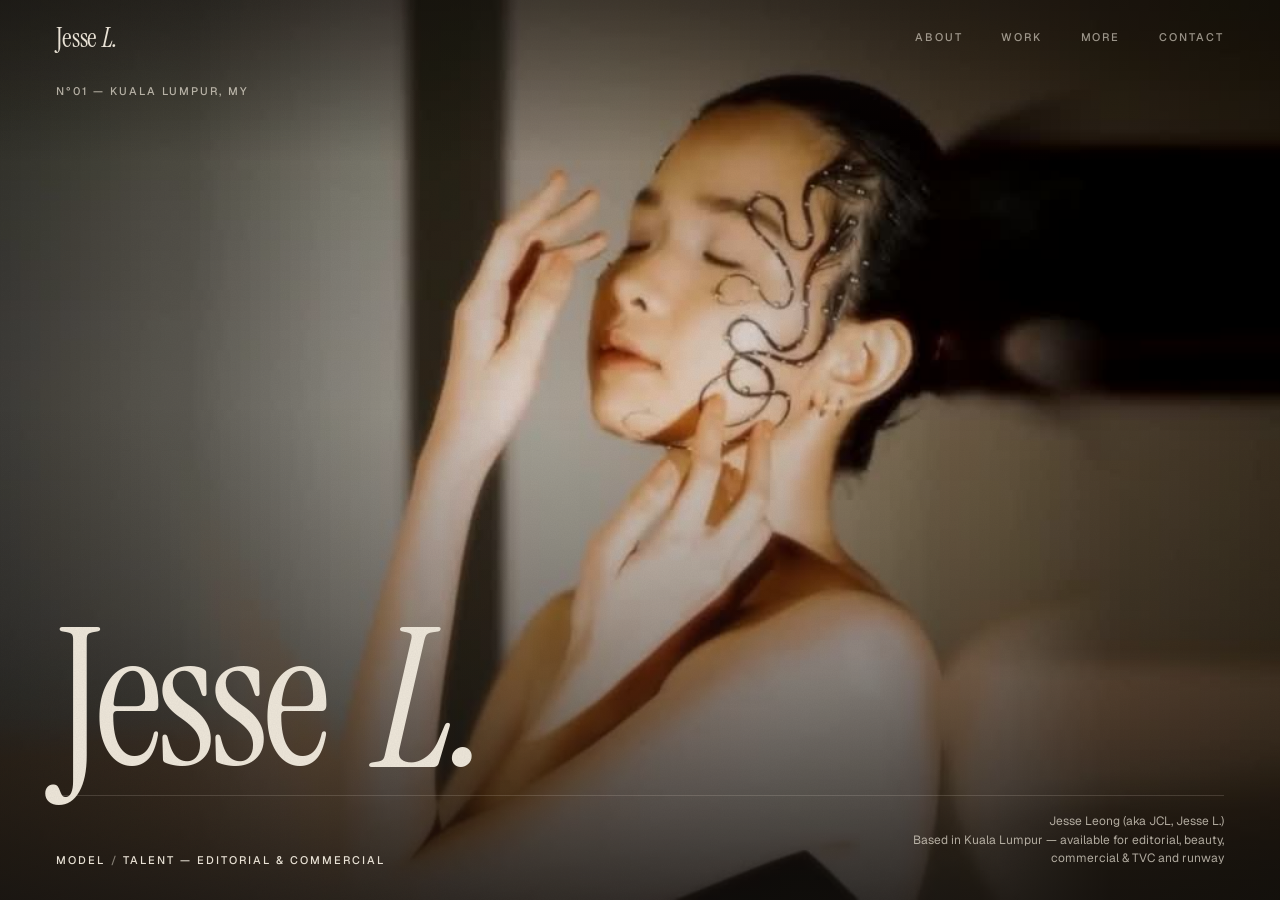
<file: index.html>
<!DOCTYPE html>
<html lang="en">
<head>
<meta charset="UTF-8">
<meta name="viewport" content="width=device-width, initial-scale=1.0, viewport-fit=cover">
<title>Jesse L — Model / Talent</title>
<meta property="og:type" content="website">
<meta property="og:site_name" content="Jesse L">
<meta property="og:title" content="Jesse L — Model / Talent">
<meta property="og:description" content="Jesse L — model and talent based in Kuala Lumpur, Malaysia. Editorial, commercial and beauty.">
<meta property="og:url" content="https://jesseleong.com/">
<meta property="og:image" content="https://jesseleong.com/og-image.jpg">
<meta property="og:image:secure_url" content="https://jesseleong.com/og-image.jpg">
<meta property="og:image:type" content="image/jpeg">
<meta property="og:image:alt" content="Jesse L — motion portrait">
<meta property="og:image:width" content="1200">
<meta property="og:image:height" content="630">
<meta name="twitter:card" content="summary_large_image">
<meta name="description" content="Jesse L — model and talent based in Kuala Lumpur, Malaysia. Editorial, commercial and beauty.">
<meta name="theme-color" content="#12100e">
<script>document.documentElement.className='js';</script>
<link rel="preconnect" href="https://fonts.googleapis.com">
<link rel="preconnect" href="https://fonts.gstatic.com" crossorigin>
<link href="https://fonts.googleapis.com/css2?family=Geist:wght@300..600&family=Geist+Mono:wght@400;500&family=Instrument+Serif:ital@0;1&display=swap" rel="stylesheet">
<link rel="stylesheet" href="site.css">
</head>
<body class="home on-night">

<header class="site-header">
  <a class="logo" href="index.html" aria-label="Jesse L — home">Jesse <em>L.</em></a>
  <nav class="site-nav">
    <a href="about.html">About</a>
    <a href="work.html">Work</a>
    <a href="more.html">More</a>
    <a href="contact.html">Contact</a>
  </nav>
</header>

<main class="hero" aria-label="Jesse L">
  <figure class="hero-film">
    <video muted loop playsinline autoplay preload="auto" disablepictureinpicture disableremoteplayback aria-label="Jesse L — motion portrait"
      data-src-tall="hero.mp4" data-src-wide="hero-wide.mp4"
      data-poster-tall="[data-uri]"
      data-poster-wide="[data-uri]"></video>
    <canvas class="hero-anim" hidden aria-hidden="true" data-frames-tall="hero-frames/tall/" data-frames-wide="hero-frames/wide/" data-frame-count="104" data-fps="10">
  </figure>

  <p class="hero-eyebrow label" data-f="home.eyebrow">N°01 — KUALA LUMPUR, MY</p>

  <h1 class="hero-name"><span class="n1" data-f="home.nameLine1">Jesse</span> <em class="n2" data-f="home.nameLine2">L.</em></h1>

  <div class="hero-info">
    <p class="hero-role label"><span data-f="home.roleBefore">Model</span><i>/</i><span data-f="home.roleAfter">Talent — Editorial &amp; Commercial</span></p>
    <p class="hero-caption"><span data-f="home.captionLine1">Jesse Leong (aka JCL, Jesse L.)</span><br><span data-f="home.captionLine2">Based in Kuala Lumpur — available for editorial, beauty, commercial &amp; TVC and runway</span></p>
  </div>
</main>

<footer class="site-footer">
  <span data-f="site.footerCopyright">© Jesse L — Model / Talent</span>
  <span data-f="site.footerLocation">Kuala Lumpur, Malaysia</span>
</footer>

<script src="content.js"></script>
<script src="site.js"></script>
</body>
</html>
</file>
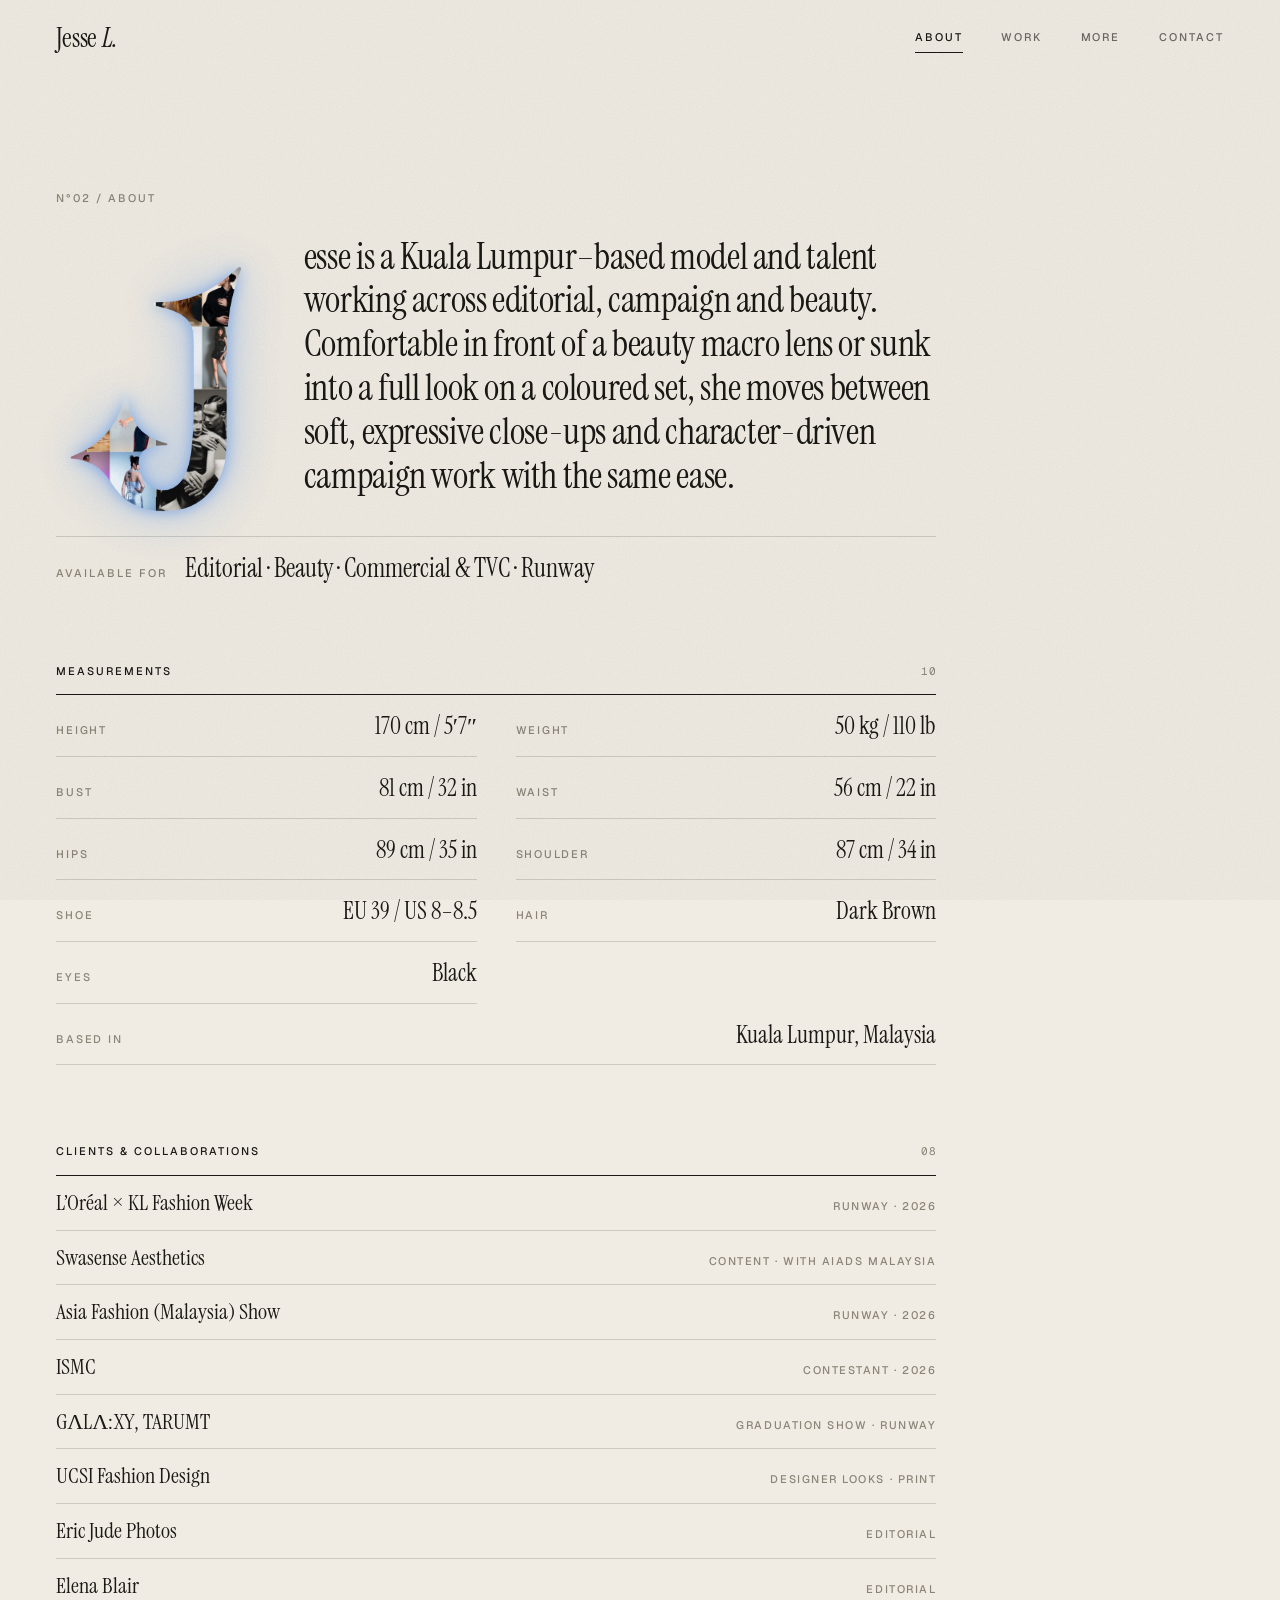
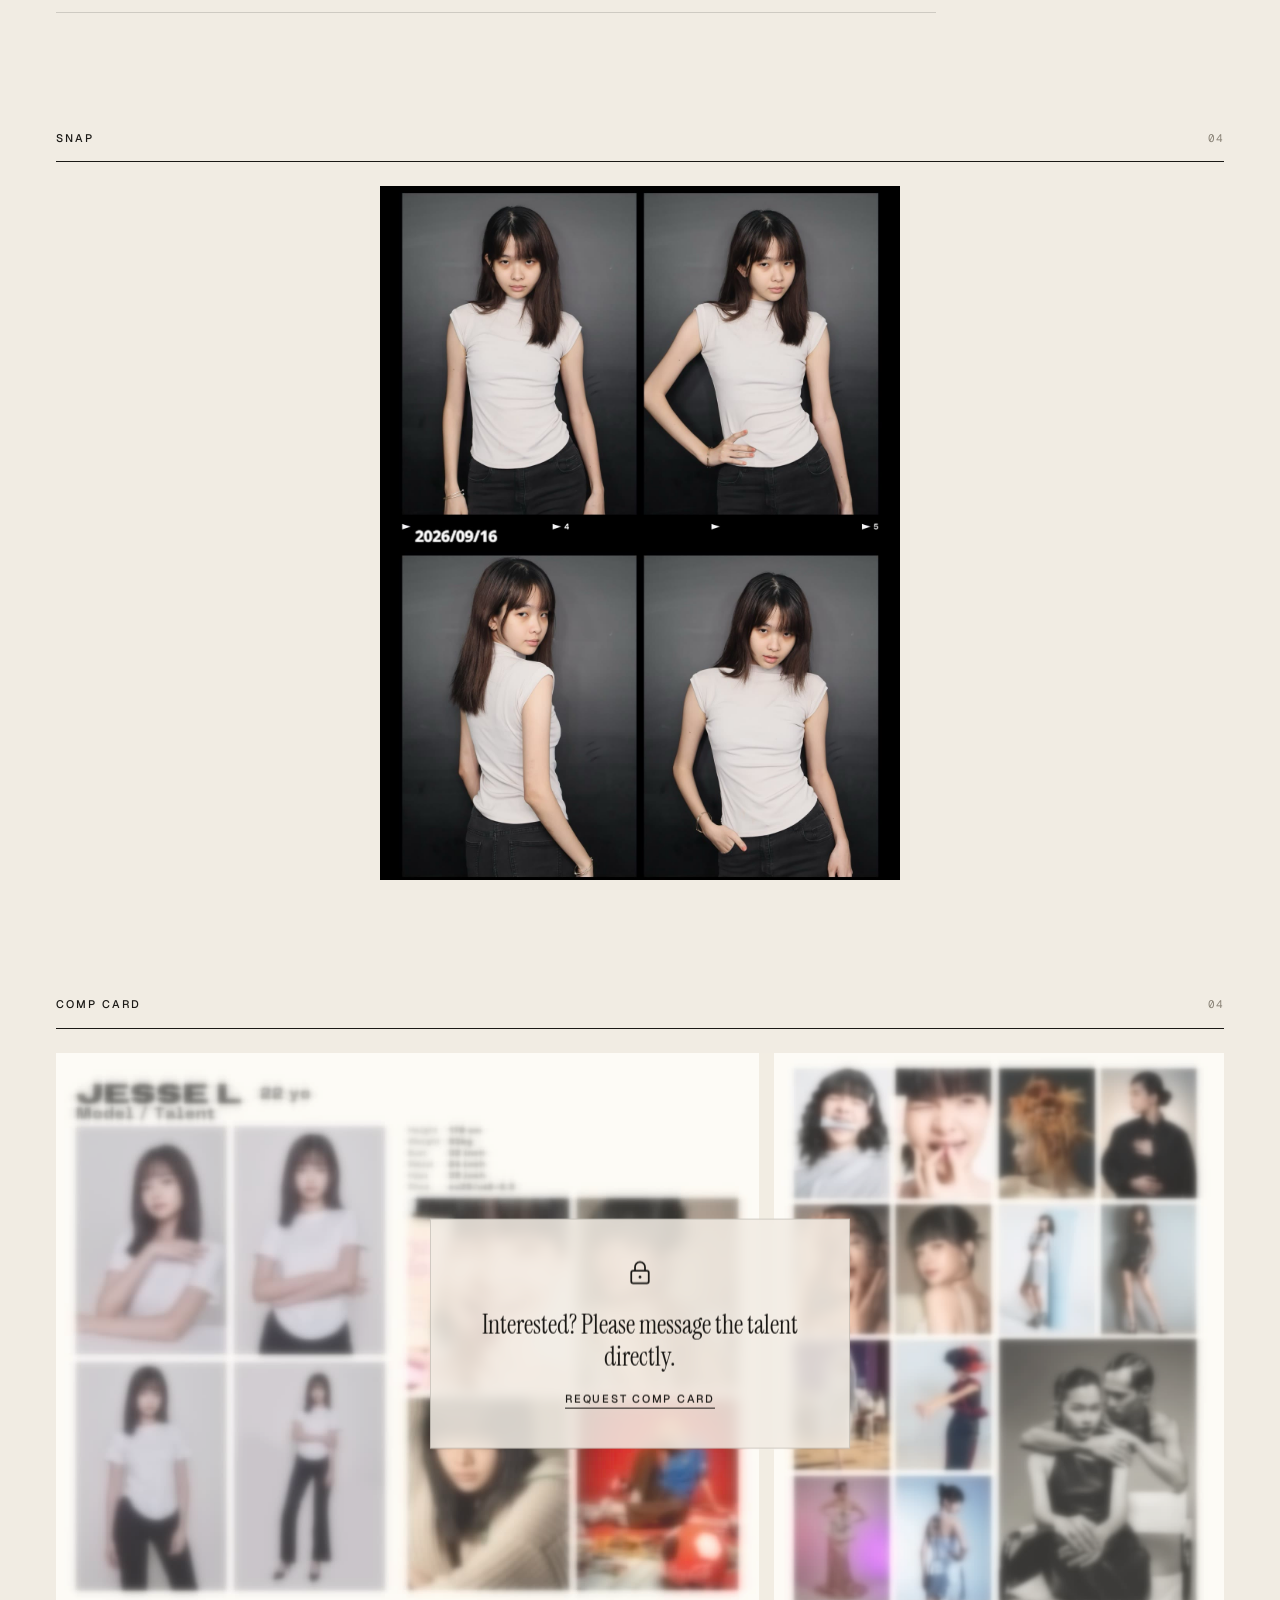
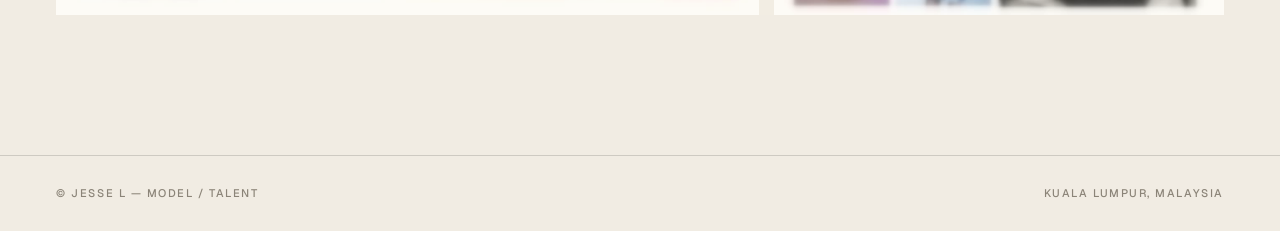
<file: about.html>
<!DOCTYPE html>
<html lang="en">
<head>
<meta charset="UTF-8">
<meta name="viewport" content="width=device-width, initial-scale=1.0, viewport-fit=cover">
<title>About — Jesse L</title>
<meta property="og:type" content="website">
<meta property="og:site_name" content="Jesse L">
<meta property="og:title" content="About — Jesse L">
<meta property="og:description" content="Jesse L — model and talent based in Kuala Lumpur, Malaysia. Editorial, commercial and beauty.">
<meta property="og:url" content="https://jesseleong.com/about.html">
<meta property="og:image" content="https://jesseleong.com/og-image.jpg">
<meta property="og:image:secure_url" content="https://jesseleong.com/og-image.jpg">
<meta property="og:image:type" content="image/jpeg">
<meta property="og:image:alt" content="Jesse L — motion portrait">
<meta property="og:image:width" content="1200">
<meta property="og:image:height" content="630">
<meta name="twitter:card" content="summary_large_image">
<meta name="description" content="Jesse L — model and talent based in Kuala Lumpur, Malaysia. Editorial, commercial and beauty.">
<meta name="theme-color" content="#f1ece3">
<script>document.documentElement.className='js';</script>
<link rel="preconnect" href="https://fonts.googleapis.com">
<link rel="preconnect" href="https://fonts.gstatic.com" crossorigin>
<link href="https://fonts.googleapis.com/css2?family=Geist:wght@300..600&family=Geist+Mono:wght@400;500&family=Instrument+Serif:ital@0;1&display=swap" rel="stylesheet">
<link rel="stylesheet" href="site.css">
</head>
<body class="about-page">

<header class="site-header">
  <a class="logo" href="index.html" aria-label="Jesse L — home">Jesse <em>L.</em></a>
  <nav class="site-nav">
    <a href="about.html" class="active">About</a>
    <a href="work.html">Work</a>
    <a href="more.html">More</a>
    <a href="contact.html">Contact</a>
  </nav>
</header>

<main class="page">
  <div class="about-grid">
    <div>
      <p class="label reveal" data-f="about.eyebrow" style="margin-bottom:28px">N°02 / About</p>
      <p class="about-lead reveal"><span class="drop-j"><span class="drop-j-letter">J</span></span><span data-f="about.bio1Rest">esse is a Kuala Lumpur–based model and talent working across editorial, campaign and beauty. Comfortable in front of a beauty macro lens or sunk into a full look on a coloured set, she moves between soft, expressive close-ups and character-driven campaign work with the same ease.</span></p>
      <p class="about-avail reveal"><span class="label" data-f="about.availLabel">Available for</span><span class="about-avail-v" data-f="about.avail">Editorial · Beauty · Commercial &amp; TVC · Runway</span></p>

      <div class="stats reveal">
        <div class="block-label"><span class="label" style="color:var(--ink)">Measurements</span><span class="num">10</span></div>
        <div class="stat-grid">
        <div class="stat"><span class="k">Height</span><span class="v" data-f="about.stats.0.value">170 cm / 5′7″</span></div>
        <div class="stat"><span class="k">Weight</span><span class="v" data-f="about.stats.1.value">50 kg / 110 lb</span></div>
        <div class="stat"><span class="k">Bust</span><span class="v" data-f="about.stats.2.value">81 cm / 32 in</span></div>
        <div class="stat"><span class="k">Waist</span><span class="v" data-f="about.stats.3.value">56 cm / 22 in</span></div>
        <div class="stat"><span class="k">Hips</span><span class="v" data-f="about.stats.4.value">89 cm / 35 in</span></div>
        <div class="stat"><span class="k">Shoulder</span><span class="v" data-f="about.stats.5.value">87 cm / 34 in</span></div>
        <div class="stat"><span class="k">Shoe</span><span class="v" data-f="about.stats.6.value">EU 39 / US 8–8.5</span></div>
        <div class="stat"><span class="k">Hair</span><span class="v" data-f="about.stats.7.value">Dark Brown</span></div>
        <div class="stat"><span class="k">Eyes</span><span class="v" data-f="about.stats.8.value">Black</span></div>
        <div class="stat wide"><span class="k">Based in</span><span class="v" data-f="about.stats.9.value">Kuala Lumpur, Malaysia</span></div>
        </div>
      </div>

      <div class="clients reveal">
        <div class="block-label"><span class="label" style="color:var(--ink)" data-f="about.clientsLabel">Clients &amp; Collaborations</span><span class="num">08</span></div>
        <div class="client-list">
        <div class="client"><span class="client-name" data-f="about.clients.0.name">L’Oréal × KL Fashion Week</span><span class="client-note" data-f="about.clients.0.note">Runway · 2026</span></div>
        <div class="client"><span class="client-name" data-f="about.clients.1.name">Swasense Aesthetics</span><span class="client-note" data-f="about.clients.1.note">Content · with AIADS Malaysia</span></div>
        <div class="client"><span class="client-name" data-f="about.clients.2.name">Asia Fashion (Malaysia) Show</span><span class="client-note" data-f="about.clients.2.note">Runway · 2026</span></div>
        <div class="client"><span class="client-name" data-f="about.clients.3.name">ISMC</span><span class="client-note" data-f="about.clients.3.note">Contestant · 2026</span></div>
        <div class="client"><span class="client-name" data-f="about.clients.4.name">GΛLΛ:XY, TARUMT</span><span class="client-note" data-f="about.clients.4.note">Graduation show · Runway</span></div>
        <div class="client"><span class="client-name" data-f="about.clients.5.name">UCSI Fashion Design</span><span class="client-note" data-f="about.clients.5.note">Designer looks · Print</span></div>
        <div class="client"><span class="client-name" data-f="about.clients.6.name">Eric Jude Photos</span><span class="client-note" data-f="about.clients.6.note">Editorial</span></div>
        <div class="client"><span class="client-name" data-f="about.clients.7.name">Elena Blair</span><span class="client-note" data-f="about.clients.7.note">Editorial</span></div>
        </div>
      </div>
    </div>
  </div>

  <section class="snap reveal">
    <div class="block-label"><span class="label" style="color:var(--ink)" data-f="about.snapLabel">Snap</span><span class="num">04</span></div>
    <figure class="frame snap-frame"><img src="[data-uri]" alt="Snaps: four unretouched digitals in a white top and black jeans, 2026/09/16" width="1343" height="1790" decoding="async"></figure>
  </section>

  <section class="compcard reveal">
    <div class="block-label"><span class="label" style="color:var(--ink)">Comp Card</span><span class="num">04</span></div>
    <div class="comp-lock">
      <div class="comp-grid comp-grid--card" aria-hidden="true">
        <figure class="frame"><img src="[data-uri]" alt="Comp card, front (preview)" width="1350" height="1080" decoding="async"></figure>
        <figure class="frame"><img src="[data-uri]" alt="Comp card, back (preview)" width="1080" height="1350" decoding="async"></figure>
      </div>
      <div class="comp-lock-panel">
        <span class="comp-lock-icon"><svg viewBox="0 0 24 24" fill="none" stroke="currentColor" stroke-width="1.4" aria-hidden="true"><rect x="5" y="10.5" width="14" height="10" rx="1.5"/><path d="M8 10.5V7.5a4 4 0 0 1 8 0v3"/><circle cx="12" cy="15.5" r="1.1" fill="currentColor" stroke="none"/></svg></span>
        <p class="comp-lock-text" data-f="about.compLock.text">Interested? Please message the talent directly.</p>
        <a class="comp-lock-link" data-f="about.compLock.link" href="https://wa.me/60183963953?text=Hi%20Jesse%2C%20I%20came%20across%20your%20website%20and%20would%20like%20to%20request%20your%20comp%20card.%20Thank%20you%21" target="_blank" rel="noopener">Request comp card</a>
      </div>
    </div>
  </section>
</main>

<footer class="site-footer">
  <span data-f="site.footerCopyright">© Jesse L — Model / Talent</span>
  <span data-f="site.footerLocation">Kuala Lumpur, Malaysia</span>
</footer>

<script src="content.js"></script>
<script src="site.js"></script>
</body>
</html>
</file>
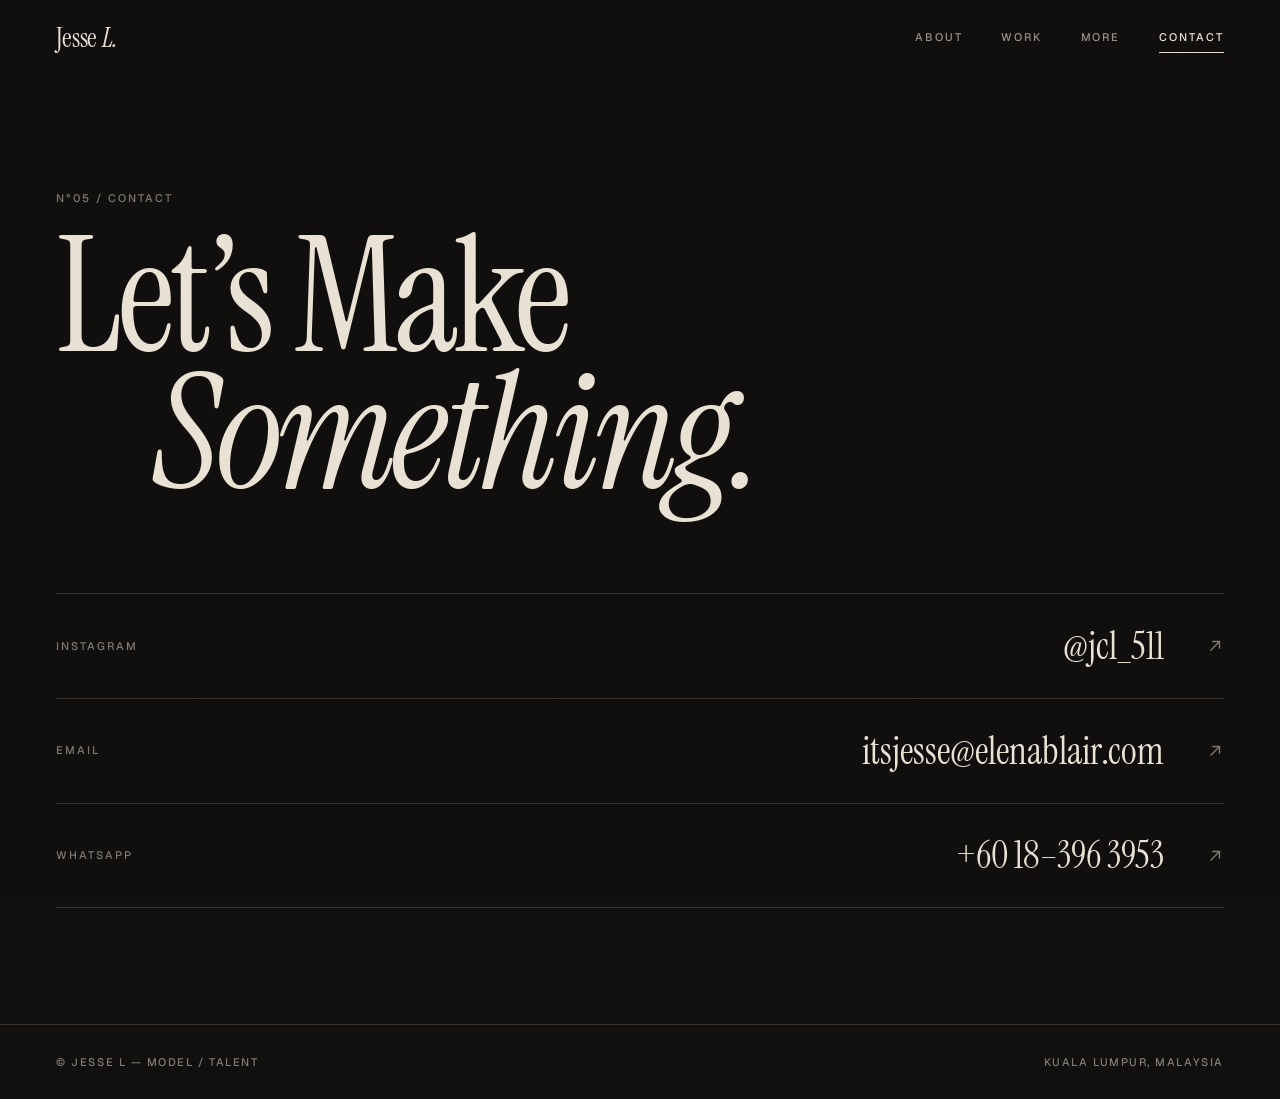
<file: contact.html>
<!DOCTYPE html>
<html lang="en">
<head>
<meta charset="UTF-8">
<meta name="viewport" content="width=device-width, initial-scale=1.0, viewport-fit=cover">
<title>Contact — Jesse L</title>
<meta property="og:type" content="website">
<meta property="og:site_name" content="Jesse L">
<meta property="og:title" content="Contact — Jesse L">
<meta property="og:description" content="Jesse L — model and talent based in Kuala Lumpur, Malaysia. Editorial, commercial and beauty.">
<meta property="og:url" content="https://jesseleong.com/contact.html">
<meta property="og:image" content="https://jesseleong.com/og-image.jpg">
<meta property="og:image:secure_url" content="https://jesseleong.com/og-image.jpg">
<meta property="og:image:type" content="image/jpeg">
<meta property="og:image:alt" content="Jesse L — motion portrait">
<meta property="og:image:width" content="1200">
<meta property="og:image:height" content="630">
<meta name="twitter:card" content="summary_large_image">
<meta name="description" content="Jesse L — model and talent based in Kuala Lumpur, Malaysia. Editorial, commercial and beauty.">
<meta name="theme-color" content="#12100e">
<script>document.documentElement.className='js';</script>
<link rel="preconnect" href="https://fonts.googleapis.com">
<link rel="preconnect" href="https://fonts.gstatic.com" crossorigin>
<link href="https://fonts.googleapis.com/css2?family=Geist:wght@300..600&family=Geist+Mono:wght@400;500&family=Instrument+Serif:ital@0;1&display=swap" rel="stylesheet">
<link rel="stylesheet" href="site.css">
</head>
<body class="contact-page on-night">

<header class="site-header">
  <a class="logo" href="index.html" aria-label="Jesse L — home">Jesse <em>L.</em></a>
  <nav class="site-nav">
    <a href="about.html">About</a>
    <a href="work.html">Work</a>
    <a href="more.html">More</a>
    <a href="contact.html" class="active">Contact</a>
  </nav>
</header>

<main class="contact">
  <div class="reveal">
    <p class="label" data-f="contact.eyebrow">N°05 / Contact</p>
    <h1 class="contact-title"><span data-f="contact.headingLine1">Let’s Make</span><em data-f="contact.headingLine2">Something.</em></h1>
  </div>
  <div class="contact-list reveal">
    <a class="contact-row" data-f-href="contact.links.0.href" href="https://www.instagram.com/jcl_511" target="_blank" rel="noopener">
      <span class="k label">Instagram</span>
      <span class="v" data-f="contact.links.0.value">@jcl_511</span>
      <svg class="arr" viewBox="0 0 16 16" fill="none" stroke="currentColor" stroke-width="1.2"><path d="M4 12L12 4M5.5 4H12v6.5"/></svg>
    </a>
    <a class="contact-row" data-f-href="contact.links.1.href" href="mailto:itsjesse@elenablair.com">
      <span class="k label">Email</span>
      <span class="v" data-f="contact.links.1.value">itsjesse@elenablair.com</span>
      <svg class="arr" viewBox="0 0 16 16" fill="none" stroke="currentColor" stroke-width="1.2"><path d="M4 12L12 4M5.5 4H12v6.5"/></svg>
    </a>
    <a class="contact-row" data-f-href="contact.links.2.href" href="https://wa.me/60183963953" target="_blank" rel="noopener">
      <span class="k label">WhatsApp</span>
      <span class="v" data-f="contact.links.2.value">+60 18–396 3953</span>
      <svg class="arr" viewBox="0 0 16 16" fill="none" stroke="currentColor" stroke-width="1.2"><path d="M4 12L12 4M5.5 4H12v6.5"/></svg>
    </a>
  </div>
</main>

<footer class="site-footer">
  <span data-f="site.footerCopyright">© Jesse L — Model / Talent</span>
  <span data-f="site.footerLocation">Kuala Lumpur, Malaysia</span>
</footer>

<script src="content.js"></script>
<script src="site.js"></script>
</body>
</html>
</file>
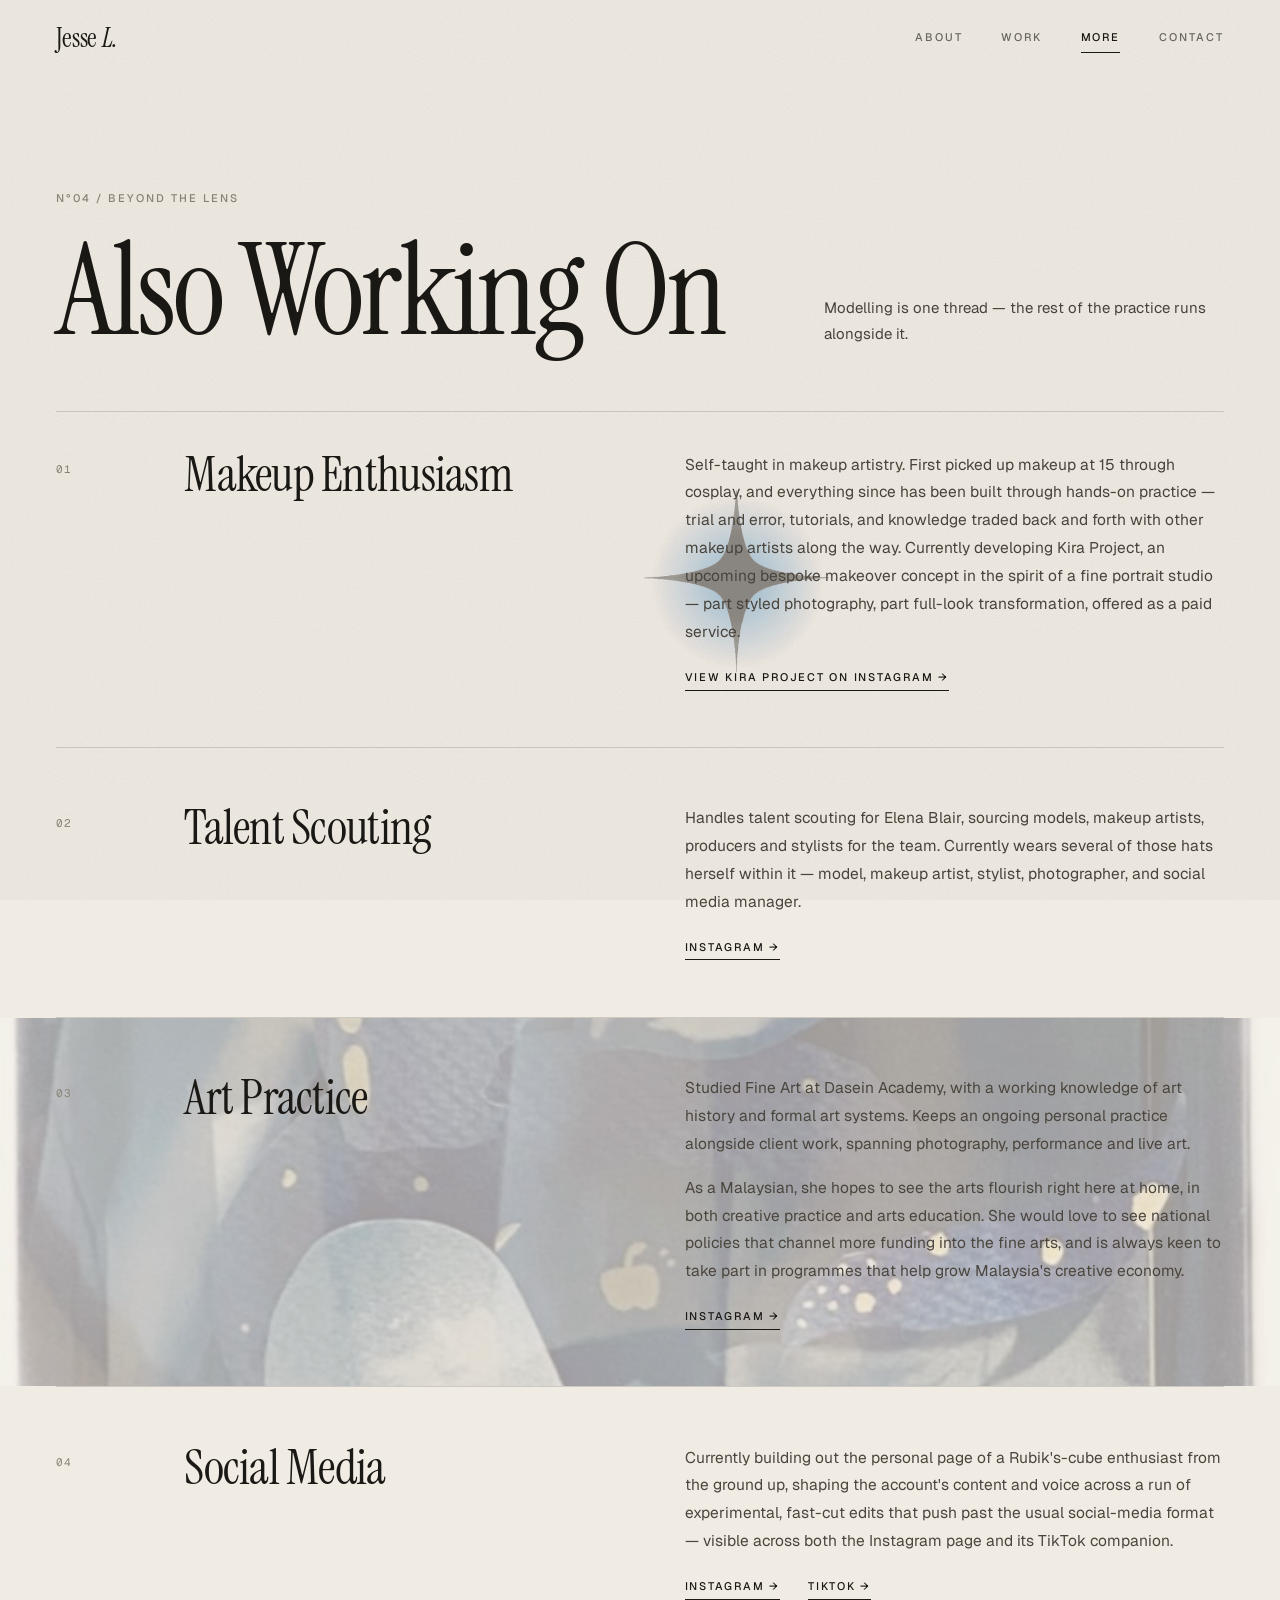
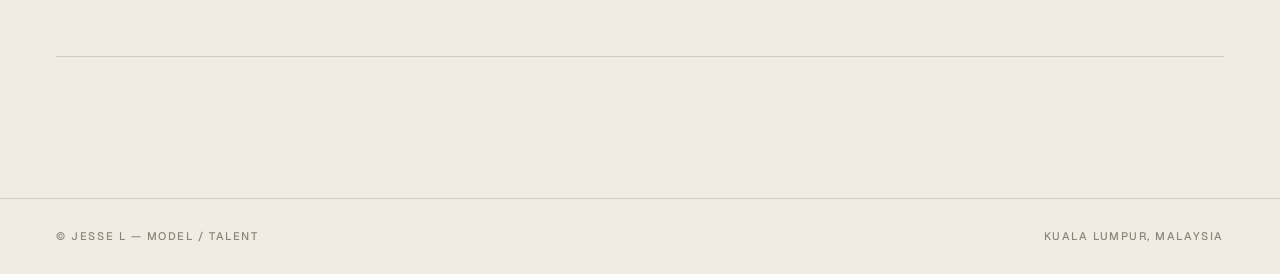
<file: more.html>
<!DOCTYPE html>
<html lang="en">
<head>
<meta charset="UTF-8">
<meta name="viewport" content="width=device-width, initial-scale=1.0, viewport-fit=cover">
<title>More — Jesse L</title>
<meta property="og:type" content="website">
<meta property="og:site_name" content="Jesse L">
<meta property="og:title" content="More — Jesse L">
<meta property="og:description" content="Jesse L — model and talent based in Kuala Lumpur, Malaysia. Editorial, commercial and beauty.">
<meta property="og:url" content="https://jesseleong.com/more.html">
<meta property="og:image" content="https://jesseleong.com/og-image.jpg">
<meta property="og:image:secure_url" content="https://jesseleong.com/og-image.jpg">
<meta property="og:image:type" content="image/jpeg">
<meta property="og:image:alt" content="Jesse L — motion portrait">
<meta property="og:image:width" content="1200">
<meta property="og:image:height" content="630">
<meta name="twitter:card" content="summary_large_image">
<meta name="description" content="Jesse L — model and talent based in Kuala Lumpur, Malaysia. Editorial, commercial and beauty.">
<meta name="theme-color" content="#f1ece3">
<script>document.documentElement.className='js';</script>
<link rel="preconnect" href="https://fonts.googleapis.com">
<link rel="preconnect" href="https://fonts.gstatic.com" crossorigin>
<link href="https://fonts.googleapis.com/css2?family=Geist:wght@300..600&family=Geist+Mono:wght@400;500&family=Instrument+Serif:ital@0;1&display=swap" rel="stylesheet">
<link rel="stylesheet" href="site.css">
</head>
<body class="more-page">

<header class="site-header">
  <a class="logo" href="index.html" aria-label="Jesse L — home">Jesse <em>L.</em></a>
  <nav class="site-nav">
    <a href="about.html">About</a>
    <a href="work.html">Work</a>
    <a href="more.html" class="active">More</a>
    <a href="contact.html">Contact</a>
  </nav>
</header>

<main class="page">
  <div class="page-head reveal">
    <p class="label" data-f="more.eyebrow">N°04 / Beyond the Lens</p>
    <h1 class="page-title" data-f="more.heading">Also Working On</h1>
    <p class="page-intro" data-f="more.intro">Modelling is one thread — the rest of the practice runs alongside it.</p>
  </div>
  <div class="more-list">
    <article class="more-item reveal has-bg bg-logo" style="--bg:url('[data-uri]')">
      <span class="num">01</span>
      <div class="more-main">
        <h2 class="more-title" data-f="more.items.0.title">Makeup Enthusiasm</h2>
      </div>
      <div class="more-body">
        <p data-f="more.items.0.text">Self-taught in makeup artistry. First picked up makeup at 15 through cosplay, and everything since has been built through hands-on practice — trial and error, tutorials, and knowledge traded back and forth with other makeup artists along the way. Currently developing Kira Project, an upcoming bespoke makeover concept in the spirit of a fine portrait studio — part styled photography, part full-look transformation, offered as a paid service.</p>
        <div class="more-links"><a class="text-link" data-f="more.items.0.link1Label" data-f-href="more.items.0.link1Href" href="https://www.instagram.com/kiraproject__?igsi=MXZpZHIyd3g4cTlpdA==" target="_blank" rel="noopener">View Kira Project on Instagram →</a><a class="text-link" data-f="more.items.0.link2Label" data-f-href="more.items.0.link2Href" href="" target="_blank" rel="noopener"></a></div>
      </div>
    </article>
    <article class="more-item reveal">
      <span class="num">02</span>
      <div class="more-main">
        <h2 class="more-title" data-f="more.items.1.title">Talent Scouting</h2>
      </div>
      <div class="more-body">
        <p data-f="more.items.1.text">Handles talent scouting for Elena Blair, sourcing models, makeup artists, producers and stylists for the team. Currently wears several of those hats herself within it — model, makeup artist, stylist, photographer, and social media manager.</p>
        <div class="more-links"><a class="text-link" data-f="more.items.1.link1Label" data-f-href="more.items.1.link1Href" href="https://www.instagram.com/elenablair.official" target="_blank" rel="noopener">Instagram →</a><a class="text-link" data-f="more.items.1.link2Label" data-f-href="more.items.1.link2Href" href="" target="_blank" rel="noopener"></a></div>
      </div>
    </article>
    <article class="more-item reveal has-bg" style="--bg:url('[data-uri]')">
      <span class="num">03</span>
      <div class="more-main">
        <h2 class="more-title" data-f="more.items.2.title">Art Practice</h2>
      </div>
      <div class="more-body">
        <p data-f="more.items.2.text">Studied Fine Art at Dasein Academy, with a working knowledge of art history and formal art systems. Keeps an ongoing personal practice alongside client work, spanning photography, performance and live art.</p>
        <p data-f="more.items.2.text2">As a Malaysian, she hopes to see the arts flourish right here at home, in both creative practice and arts education. She would love to see national policies that channel more funding into the fine arts, and is always keen to take part in programmes that help grow Malaysia's creative economy.</p>
        <div class="more-links"><a class="text-link" data-f="more.items.2.link1Label" data-f-href="more.items.2.link1Href" href="https://www.instagram.com/__jclcore" target="_blank" rel="noopener">Instagram →</a><a class="text-link" data-f="more.items.2.link2Label" data-f-href="more.items.2.link2Href" href="" target="_blank" rel="noopener"></a></div>
      </div>
    </article>
    <article class="more-item reveal">
      <span class="num">04</span>
      <div class="more-main">
        <h2 class="more-title" data-f="more.items.3.title">Social Media</h2>
      </div>
      <div class="more-body">
        <p data-f="more.items.3.text">Currently building out the personal page of a Rubik's-cube enthusiast from the ground up, shaping the account's content and voice across a run of experimental, fast-cut edits that push past the usual social-media format — visible across both the Instagram page and its TikTok companion.</p>
        <div class="more-links"><a class="text-link" data-f="more.items.3.link1Label" data-f-href="more.items.3.link1Href" href="https://www.instagram.com/cublism22" target="_blank" rel="noopener">Instagram →</a><a class="text-link" data-f="more.items.3.link2Label" data-f-href="more.items.3.link2Href" href="https://www.tiktok.com/@cublism22" target="_blank" rel="noopener">TikTok →</a></div>
      </div>
    </article>
  </div>
</main>

<footer class="site-footer">
  <span data-f="site.footerCopyright">© Jesse L — Model / Talent</span>
  <span data-f="site.footerLocation">Kuala Lumpur, Malaysia</span>
</footer>

<script src="content.js"></script>
<script src="site.js"></script>
</body>
</html>
</file>
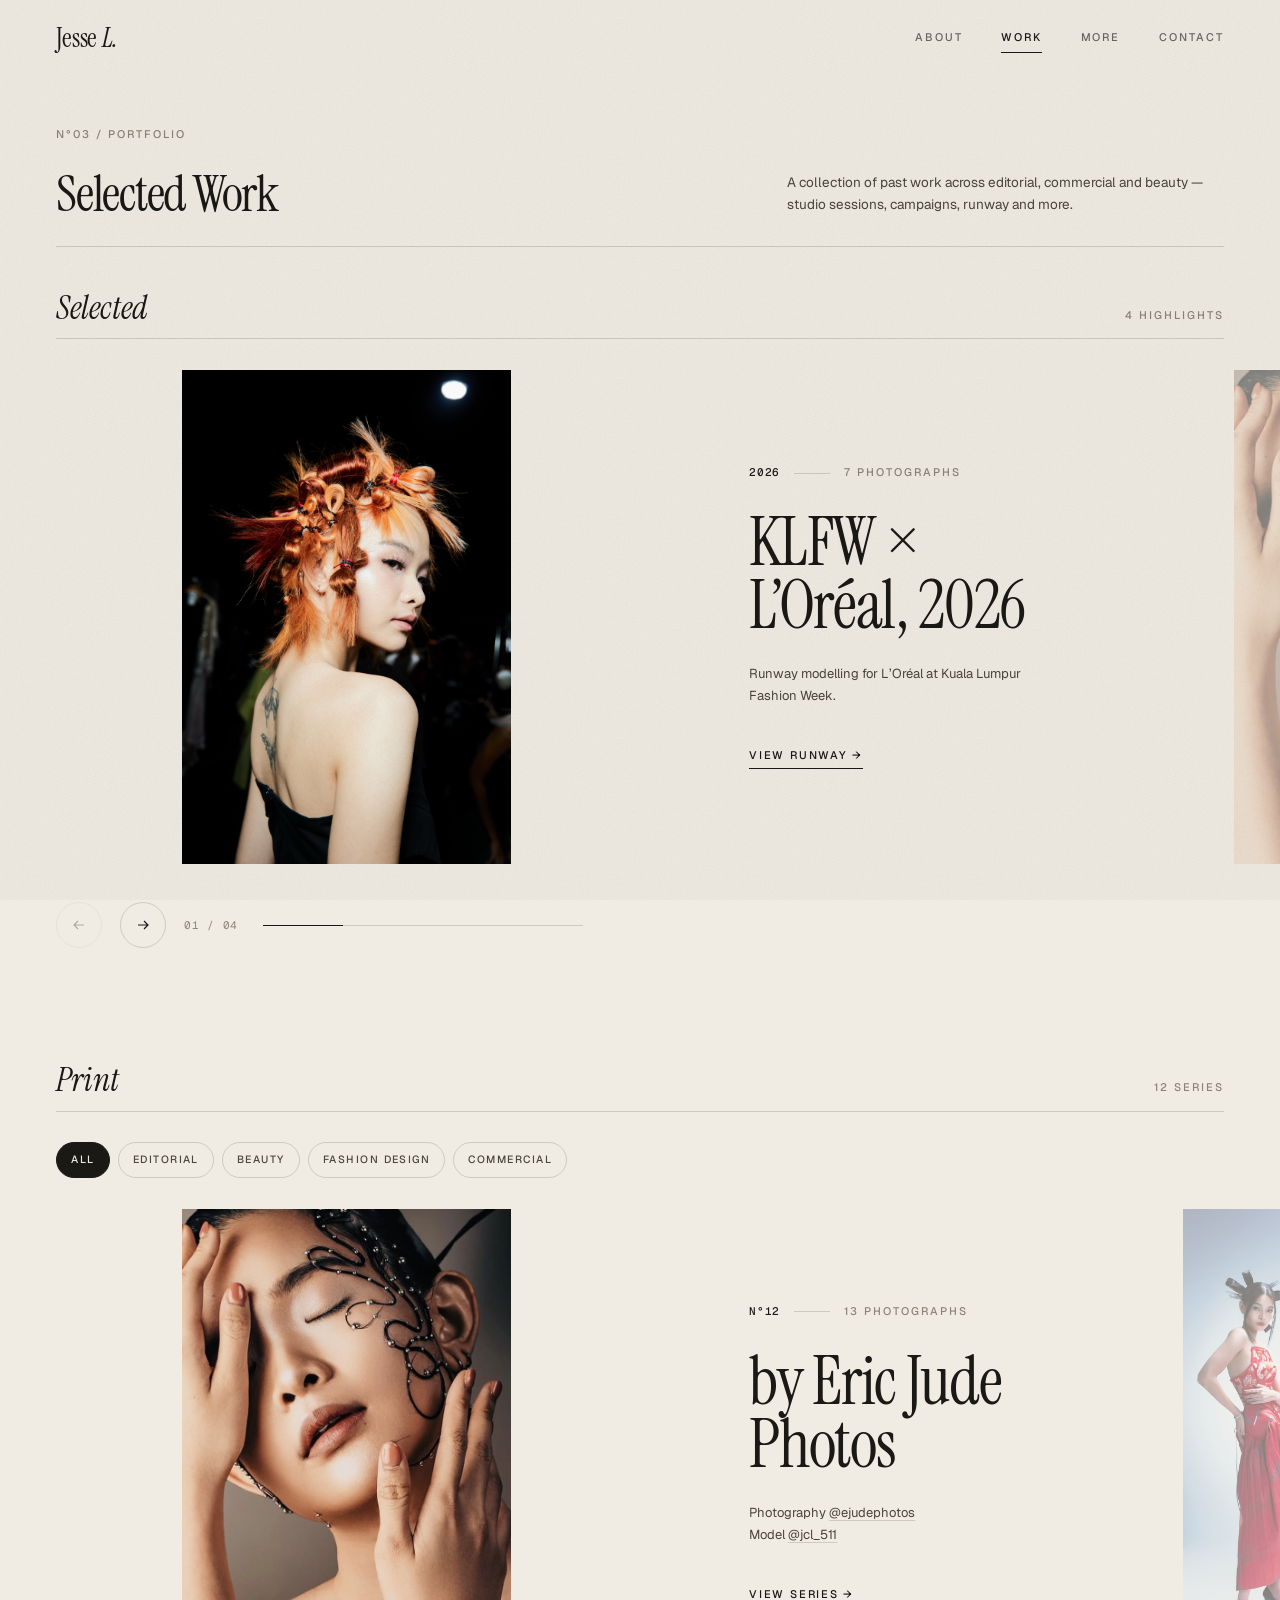
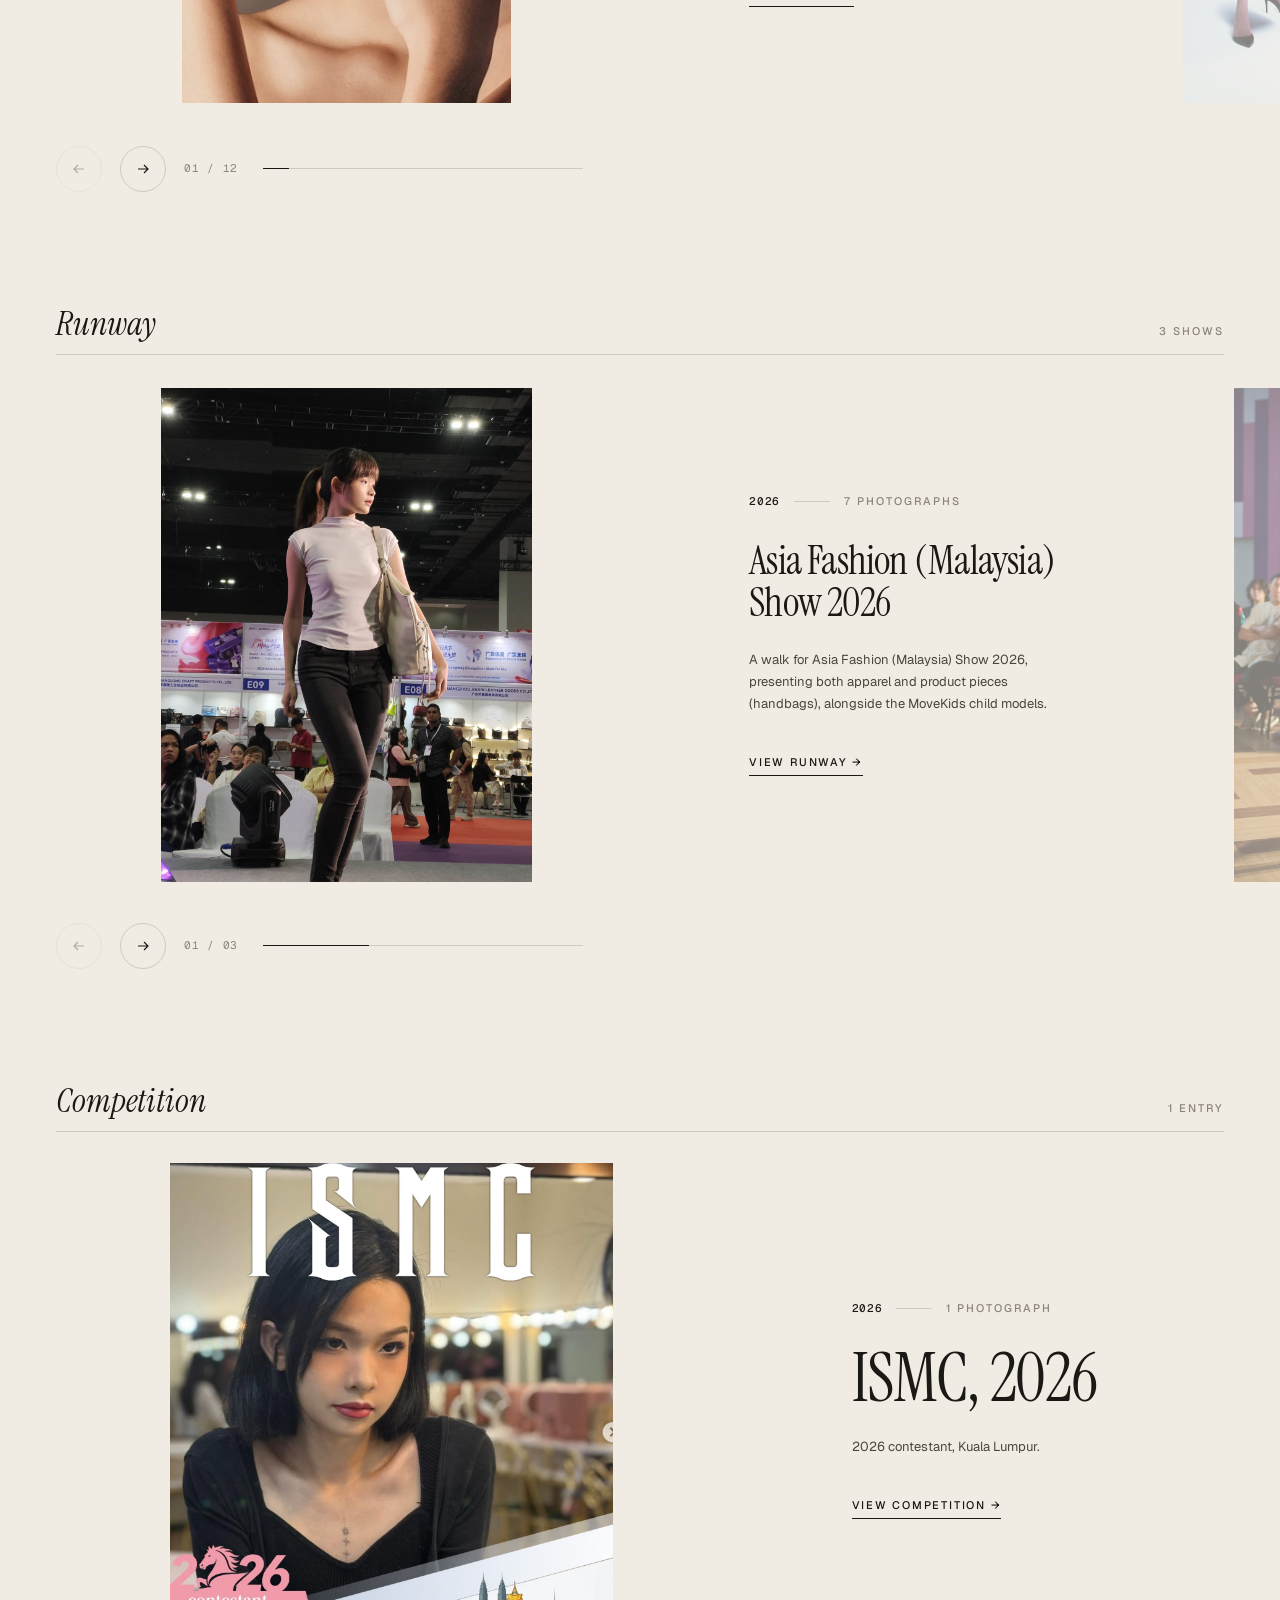
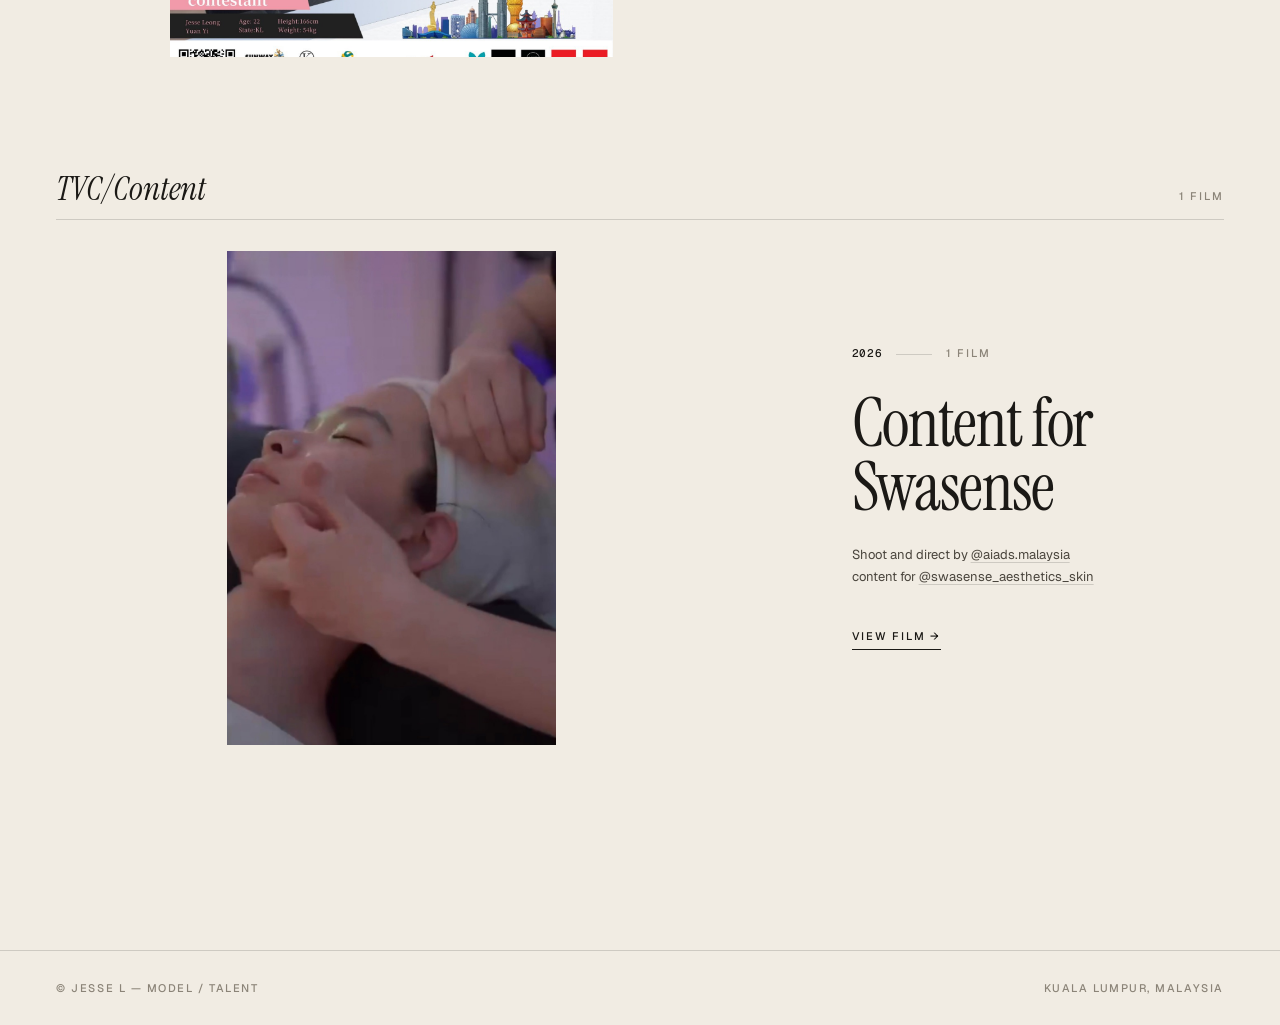
<file: work.html>
<!DOCTYPE html>
<html lang="en">
<head>
<meta charset="UTF-8">
<meta name="viewport" content="width=device-width, initial-scale=1.0, viewport-fit=cover">
<title>Work — Jesse L</title>
<meta property="og:type" content="website">
<meta property="og:site_name" content="Jesse L">
<meta property="og:title" content="Work — Jesse L">
<meta property="og:description" content="Jesse L — model and talent based in Kuala Lumpur, Malaysia. Editorial, commercial and beauty.">
<meta property="og:url" content="https://jesseleong.com/work.html">
<meta property="og:image" content="https://jesseleong.com/og-image.jpg">
<meta property="og:image:secure_url" content="https://jesseleong.com/og-image.jpg">
<meta property="og:image:type" content="image/jpeg">
<meta property="og:image:alt" content="Jesse L — motion portrait">
<meta property="og:image:width" content="1200">
<meta property="og:image:height" content="630">
<meta name="twitter:card" content="summary_large_image">
<meta name="description" content="Jesse L — model and talent based in Kuala Lumpur, Malaysia. Editorial, commercial and beauty.">
<meta name="theme-color" content="#f1ece3">
<script>document.documentElement.className='js';</script>
<link rel="preconnect" href="https://fonts.googleapis.com">
<link rel="preconnect" href="https://fonts.gstatic.com" crossorigin>
<link href="https://fonts.googleapis.com/css2?family=Geist:wght@300..600&family=Geist+Mono:wght@400;500&family=Instrument+Serif:ital@0;1&display=swap" rel="stylesheet">
<link rel="stylesheet" href="site.css">
</head>
<body class="work-page">

<header class="site-header">
  <a class="logo" href="index.html" aria-label="Jesse L — home">Jesse <em>L.</em></a>
  <nav class="site-nav">
    <a href="about.html">About</a>
    <a href="work.html" class="active">Work</a>
    <a href="more.html">More</a>
    <a href="contact.html">Contact</a>
  </nav>
</header>

<main class="page">
<div class="work-index">
  <div class="page-head reveal">
    <p class="label" data-f="work.eyebrow">N°03 / Portfolio</p>
    <h1 class="page-title" data-f="work.heading">Selected Work</h1>
    <p class="page-intro" data-f="work.intro">A collection of past work across editorial, commercial and beauty — studio sessions, campaigns, runway and more.</p>
  </div>

  <div class="group-head reveal"><h2 class="group-title">Selected</h2><span class="label">4 Highlights</span></div>
  <section class="covers covers--selected reveal" aria-label="Selected">
    <div class="cover-track">
        <article class="cover">
          <a class="cover-media" href="#klfw-loreal-2026" data-cover="klfw-loreal-2026" aria-label="View runway"></a>
          <div class="cover-text">
            <p class="label story-kicker"><span class="num">2026</span><span>7 Photographs</span></p>
            <h2 class="series-title" data-f="work.klfw.title">KLFW × L’Oréal, 2026</h2>
            <p class="series-credit" data-f="work.klfw.text">Runway modelling for L’Oréal at Kuala Lumpur Fashion Week.</p>
            <a class="text-link cover-link" href="#klfw-loreal-2026">View runway →</a>
          </div>
        </article>
        <article class="cover">
          <a class="cover-media" href="#eric-jude" data-cover="eric-jude" aria-label="View series"></a>
          <div class="cover-text">
            <p class="label story-kicker"><span class="num">N°12</span><span>13 Photographs</span></p>
            <h2 class="series-title" data-f="work.series.12.title">by Eric Jude Photos</h2>
            <p class="series-credit" data-f="work.series.12.desc">Photography @ejudephotos
Model @jcl_511</p>
            <a class="text-link cover-link" href="#eric-jude">View series →</a>
          </div>
        </article>
        <article class="cover">
          <a class="cover-media" href="#editorial" data-cover="editorial" aria-label="View series"></a>
          <div class="cover-text">
            <p class="label story-kicker"><span class="num">N°05</span><span>9 Photographs</span></p>
            <h2 class="series-title" data-f="work.series.3.title">Restraint</h2>
            <p class="series-credit" data-f="work.series.3.desc">Subject - @jcl_511
Hair &amp; Makeup - @katniss_makeover
Photo - @earlkiu</p>
            <a class="text-link cover-link" href="#editorial">View series →</a>
          </div>
        </article>
        <article class="cover">
          <a class="cover-media" href="#swasense" data-cover="swasense" aria-label="View film"></a>
          <div class="cover-text">
            <p class="label story-kicker"><span class="num">2026</span><span>1 Film</span></p>
            <h2 class="series-title" data-f="work.swasense.title">Content for Swasense</h2>
            <p class="series-credit" data-f="work.swasense.credits">Shoot and direct by @aiads.malaysia
content for @swasense_aesthetics_skin</p>
            <a class="text-link cover-link" href="#swasense">View film →</a>
          </div>
        </article>
    </div>
    <div class="cover-bar">
      <button class="flip-btn" data-cover-nav="prev" aria-label="Previous series"><svg viewBox="0 0 16 16" fill="none" stroke="currentColor" stroke-width="1.2"><path d="M13 8H3M7 4L3 8l4 4"/></svg></button>
      <button class="flip-btn" data-cover-nav="next" aria-label="Next series"><svg viewBox="0 0 16 16" fill="none" stroke="currentColor" stroke-width="1.2"><path d="M3 8h10M9 4l4 4-4 4"/></svg></button>
      <span class="cover-count num">01 / 04</span>
      <span class="cover-progress"><span></span></span>
    </div>
  </section>

  <div class="group-head reveal"><h2 class="group-title">Print</h2><span class="label">12 Series</span></div>
  <section class="covers reveal" aria-label="Print">
    <div class="cover-filter" role="group" aria-label="Show only"><button type="button" data-filter="all" aria-pressed="true">All</button><button type="button" data-filter="editorial" aria-pressed="false">Editorial</button><button type="button" data-filter="beauty" aria-pressed="false">Beauty</button><button type="button" data-filter="fashion" aria-pressed="false">Fashion Design</button><button type="button" data-filter="commercial" aria-pressed="false">Commercial</button></div>
    <div class="cover-track">
        <article class="cover" data-tags="editorial beauty">
          <a class="cover-media" href="#eric-jude" data-cover="eric-jude" aria-label="View series"></a>
          <div class="cover-text">
            <p class="label story-kicker"><span class="num">N°12</span><span>13 Photographs</span></p>
            <h2 class="series-title" data-f="work.series.12.title">by Eric Jude Photos</h2>
            <p class="series-credit" data-f="work.series.12.desc">Photography @ejudephotos
Model @jcl_511</p>
            <a class="text-link cover-link" href="#eric-jude">View series →</a>
          </div>
        </article>
        <article class="cover" data-tags="fashion">
          <a class="cover-media" href="#cora-berland" data-cover="cora-berland" aria-label="View series"></a>
          <div class="cover-text">
            <p class="label story-kicker"><span class="num">N°11</span><span>6 Photographs</span></p>
            <h2 class="series-title" data-f="work.series.11.title">Cora Berland - UCSI Student Design Piece</h2>
            <p class="series-credit" data-f="work.series.11.desc">Design by @cocobrld

Models: @xmkpsx (@hello.hijinks ), @fukbuayasuttama (@lscoutmodel ), @iblamerafael (@topboicitizen ), @jcl_511

MUA Team @leonisone0__ , @shiuanann_0520 , @janice_.xh (@janice__makeupartist ), @yin.mua_ , @008.082 , @jiexuan.0803 (@xuannn.makeup ), @amylea_wang from @backstageacademymsia

Photographer @herryyyyy17 , @ericnah_
At @herrystudio</p>
            <a class="text-link cover-link" href="#cora-berland">View series →</a>
          </div>
        </article>
        <article class="cover" data-tags="fashion">
          <a class="cover-media" href="#blossom" data-cover="blossom" aria-label="View series"></a>
          <div class="cover-text">
            <p class="label story-kicker"><span class="num">N°10</span><span>9 Photographs</span></p>
            <h2 class="series-title" data-f="work.series.10.title">Blossom by ET</h2>
            <p class="series-credit" data-f="work.series.10.desc">Designer @ethongggg_

Models @__wen_qian__ , @shirl3ynn , @jcl_511
MUA Team @leonisone0__ , @shiuanann_0520 , @janice_.xh (@janice__makeupartist ), @yin.mua_ , @008.082 , @jiexuan.0803 (@xuannn.makeup ), @amylea_wang from @backstageacademymsia
Photographer @ethongggg_
Studio @w.studioz</p>
            <a class="text-link cover-link" href="#blossom">View series →</a>
          </div>
        </article>
        <article class="cover" data-tags="fashion">
          <a class="cover-media" href="#wann-look" data-cover="wann-look" aria-label="View series"></a>
          <div class="cover-text">
            <p class="label story-kicker"><span class="num">N°09</span><span>7 Photographs</span></p>
            <h2 class="series-title" data-f="work.series.9.title">Wan Wen - UCSI Student Design Piece</h2>
            <p class="series-credit" data-f="work.series.9.desc">A look design by @_wann.official

MUA Team @leonisone0__ , @shiuanann_0520 , @janice_.xh (@janice__makeupartist ), @yin.mua_ , @008.082 , @jiexuan.0803 (@xuannn.makeup ), @amylea_wang from @backstageacademymsia

Photographer @herryyyyy17 , @ericnah_
At @herrystudio</p>
            <a class="text-link cover-link" href="#wann-look">View series →</a>
          </div>
        </article>
        <article class="cover" data-tags="editorial">
          <a class="cover-media" href="#inti-messy" data-cover="inti-messy" aria-label="View series"></a>
          <div class="cover-text">
            <p class="label story-kicker"><span class="num">N°08</span><span>4 Photographs</span></p>
            <h2 class="series-title" data-f="work.series.8.title">Inti-messy</h2>
            <p class="series-credit" data-f="work.series.8.desc">Photo by @earlkiu
Makeup by @khaidotgabe
Concept &amp; Style up by @earlkiu &amp; @jcl_511
Wardrobe by @jcl_511 &amp; H&amp;M</p>
            <a class="text-link cover-link" href="#inti-messy">View series →</a>
          </div>
        </article>
        <article class="cover" data-tags="editorial">
          <a class="cover-media" href="#feelings" data-cover="feelings" aria-label="View series"></a>
          <div class="cover-text">
            <p class="label story-kicker"><span class="num">N°07</span><span>11 Photographs</span></p>
            <h2 class="series-title" data-f="work.series.7.title">Feelings</h2>
            <p class="series-credit" data-f="work.series.7.desc">Knead your troubles gently into the breeze,
let music drift your feelings away.

Photo by @earlkiu
Makeup by @kh4irulllll , @khaidotgabe

By @elenablair.official</p>
            <a class="text-link cover-link" href="#feelings">View series →</a>
          </div>
        </article>
        <article class="cover" data-tags="editorial beauty">
          <a class="cover-media" href="#gabe-jesse" data-cover="gabe-jesse" aria-label="View series"></a>
          <div class="cover-text">
            <p class="label story-kicker"><span class="num">N°06</span><span>9 Photographs</span></p>
            <h2 class="series-title" data-f="work.series.6.title">Gabe &amp; Jesse 2026/08</h2>
            <p class="series-credit" data-f="work.series.6.desc">Talent - @jcl_511 @kh4irulllll
Make-up - @khaidotgabe
Style - @dauzzzh
Assist - @veecattra
Studio - @elenablair.official
Photo - @earlkiu</p>
            <a class="text-link cover-link" href="#gabe-jesse">View series →</a>
          </div>
        </article>
        <article class="cover" data-tags="editorial">
          <a class="cover-media" href="#editorial" data-cover="editorial" aria-label="View series"></a>
          <div class="cover-text">
            <p class="label story-kicker"><span class="num">N°05</span><span>9 Photographs</span></p>
            <h2 class="series-title" data-f="work.series.3.title">Restraint</h2>
            <p class="series-credit" data-f="work.series.3.desc">Subject - @jcl_511
Hair &amp; Makeup - @katniss_makeover
Photo - @earlkiu</p>
            <a class="text-link cover-link" href="#editorial">View series →</a>
          </div>
        </article>
        <article class="cover" data-tags="editorial">
          <a class="cover-media" href="#portraits" data-cover="portraits" aria-label="View series"></a>
          <div class="cover-text">
            <p class="label story-kicker"><span class="num">N°04</span><span>5 Photographs</span></p>
            <h2 class="series-title" data-f="work.series.2.title">by Kim Mun</h2>
            <p class="series-credit" data-f="work.series.2.desc">Photo by Kim Mun
Makeup by Kira Project
Wardrobe by KICG Models</p>
            <a class="text-link cover-link" href="#portraits">View series →</a>
          </div>
        </article>
        <article class="cover" data-tags="beauty">
          <a class="cover-media" href="#bridal-makeup" data-cover="bridal-makeup" aria-label="View series"></a>
          <div class="cover-text">
            <p class="label story-kicker"><span class="num">N°03</span><span>6 Photographs</span></p>
            <h2 class="series-title" data-f="work.series.4.title">Bridal Makeup</h2>
            <p class="series-credit" data-f="work.series.4.desc">by Csarelle Makeup Artist</p>
            <a class="text-link cover-link" href="#bridal-makeup">View series →</a>
          </div>
        </article>
        <article class="cover" data-tags="commercial beauty">
          <a class="cover-media" href="#product-shooting" data-cover="product-shooting" aria-label="View series"></a>
          <div class="cover-text">
            <p class="label story-kicker"><span class="num">N°02</span><span>14 Photographs</span></p>
            <h2 class="series-title" data-f="work.series.5.title">Commercial testshoot - Lipstick &amp; Sunscreen Product</h2>
            <p class="series-credit" data-f="work.series.5.desc">by Noisy Visual</p>
            <a class="text-link cover-link" href="#product-shooting">View series →</a>
          </div>
        </article>
        <article class="cover" data-tags="commercial">
          <a class="cover-media" href="#angel-studio" data-cover="angel-studio" aria-label="View series"></a>
          <div class="cover-text">
            <p class="label story-kicker"><span class="num">N°01</span><span>14 Photographs</span></p>
            <h2 class="series-title" data-f="work.series.0.title">Angel Studio</h2>
            <p class="series-credit" data-f="work.series.0.desc">by @thomas.photo83 @nicholaslym

Make up by @kiraproject__</p>
            <a class="text-link cover-link" href="#angel-studio">View series →</a>
          </div>
        </article>
    </div>
    <div class="cover-bar">
      <button class="flip-btn" data-cover-nav="prev" aria-label="Previous series"><svg viewBox="0 0 16 16" fill="none" stroke="currentColor" stroke-width="1.2"><path d="M13 8H3M7 4L3 8l4 4"/></svg></button>
      <button class="flip-btn" data-cover-nav="next" aria-label="Next series"><svg viewBox="0 0 16 16" fill="none" stroke="currentColor" stroke-width="1.2"><path d="M3 8h10M9 4l4 4-4 4"/></svg></button>
      <span class="cover-count num">01 / 12</span>
      <span class="cover-progress"><span></span></span>
    </div>
  </section>

  <div class="group-head reveal"><h2 class="group-title">Runway</h2><span class="label">3 Shows</span></div>
  <section class="covers reveal" aria-label="Runway">
    <div class="cover-track">
        <article class="cover">
          <a class="cover-media" href="#asia-fashion-2026" data-cover="asia-fashion-2026" aria-label="View runway"></a>
          <div class="cover-text">
            <p class="label story-kicker"><span class="num">2026</span><span>7 Photographs</span></p>
            <h2 class="series-title" data-f="work.asiafashion.title">Asia Fashion (Malaysia) Show 2026</h2>
            <p class="series-credit" data-f="work.asiafashion.text">A walk for Asia Fashion (Malaysia) Show 2026, presenting both apparel and product pieces (handbags), alongside the MoveKids child models.</p>
            <a class="text-link cover-link" href="#asia-fashion-2026">View runway →</a>
          </div>
        </article>
        <article class="cover">
          <a class="cover-media" href="#gala-xy" data-cover="gala-xy" aria-label="View runway"></a>
          <div class="cover-text">
            <p class="label story-kicker"><span>Runway</span><span>5 Photographs</span></p>
            <h2 class="series-title" data-f="work.galaxy.title">a walk for GΛLΛ:XY - a TARUMT Fashion Design Student Graduation Show</h2>
            <p class="series-credit" data-f="work.galaxy.text">Series: Feline Reverie
Designer @jingyii27_

MUA @otuan2ie / @4u_make1up from @snco_makeupacademy
Hairdo @leclassic.hair.studio

Runway for @notmetbutgala_xy at @tarumt.official
Photo by @tarumt.official</p>
            <a class="text-link cover-link" href="#gala-xy">View runway →</a>
          </div>
        </article>
        <article class="cover">
          <a class="cover-media" href="#klfw-loreal-2026" data-cover="klfw-loreal-2026" aria-label="View runway"></a>
          <div class="cover-text">
            <p class="label story-kicker"><span class="num">2026</span><span>7 Photographs</span></p>
            <h2 class="series-title" data-f="work.klfw.title">KLFW × L’Oréal, 2026</h2>
            <p class="series-credit" data-f="work.klfw.text">Runway modelling for L’Oréal at Kuala Lumpur Fashion Week.</p>
            <a class="text-link cover-link" href="#klfw-loreal-2026">View runway →</a>
          </div>
        </article>
    </div>
    <div class="cover-bar">
      <button class="flip-btn" data-cover-nav="prev" aria-label="Previous"><svg viewBox="0 0 16 16" fill="none" stroke="currentColor" stroke-width="1.2"><path d="M13 8H3M7 4L3 8l4 4"/></svg></button>
      <button class="flip-btn" data-cover-nav="next" aria-label="Next"><svg viewBox="0 0 16 16" fill="none" stroke="currentColor" stroke-width="1.2"><path d="M3 8h10M9 4l4 4-4 4"/></svg></button>
      <span class="cover-count num">01 / 03</span>
      <span class="cover-progress"><span></span></span>
    </div>
  </section>

  <div class="group-head reveal"><h2 class="group-title">Competition</h2><span class="label">1 Entry</span></div>
  <section class="covers reveal" aria-label="Competition">
    <div class="cover-track">
        <article class="cover">
          <a class="cover-media" href="#ismc-2026" data-cover="ismc-2026" aria-label="View competition"></a>
          <div class="cover-text">
            <p class="label story-kicker"><span class="num">2026</span><span>1 Photograph</span></p>
            <h2 class="series-title" data-f="work.ismc.title">ISMC, 2026</h2>
            <p class="series-credit" data-f="work.ismc.text">2026 contestant, Kuala Lumpur.</p>
            <a class="text-link cover-link" href="#ismc-2026">View competition →</a>
          </div>
        </article>
    </div>
    <div class="cover-bar">
      <button class="flip-btn" data-cover-nav="prev" aria-label="Previous"><svg viewBox="0 0 16 16" fill="none" stroke="currentColor" stroke-width="1.2"><path d="M13 8H3M7 4L3 8l4 4"/></svg></button>
      <button class="flip-btn" data-cover-nav="next" aria-label="Next"><svg viewBox="0 0 16 16" fill="none" stroke="currentColor" stroke-width="1.2"><path d="M3 8h10M9 4l4 4-4 4"/></svg></button>
      <span class="cover-count num">01 / 01</span>
      <span class="cover-progress"><span></span></span>
    </div>
  </section>

  <div class="group-head reveal"><h2 class="group-title" data-f="work.swasense.group">TVC/Content</h2><span class="label">1 Film</span></div>
  <section class="covers reveal" aria-label="TVC/Content">
    <div class="cover-track">
        <article class="cover">
          <a class="cover-media" href="#swasense" data-cover="swasense" aria-label="View film"></a>
          <div class="cover-text">
            <p class="label story-kicker"><span class="num">2026</span><span>1 Film</span></p>
            <h2 class="series-title" data-f="work.swasense.title">Content for Swasense</h2>
            <p class="series-credit" data-f="work.swasense.credits">Shoot and direct by @aiads.malaysia
content for @swasense_aesthetics_skin</p>
            <a class="text-link cover-link" href="#swasense">View film →</a>
          </div>
        </article>
    </div>
    <div class="cover-bar">
      <button class="flip-btn" data-cover-nav="prev" aria-label="Previous"><svg viewBox="0 0 16 16" fill="none" stroke="currentColor" stroke-width="1.2"><path d="M13 8H3M7 4L3 8l4 4"/></svg></button>
      <button class="flip-btn" data-cover-nav="next" aria-label="Next"><svg viewBox="0 0 16 16" fill="none" stroke="currentColor" stroke-width="1.2"><path d="M3 8h10M9 4l4 4-4 4"/></svg></button>
      <span class="cover-count num">01 / 01</span>
      <span class="cover-progress"><span></span></span>
    </div>
  </section>
</div>

<div class="work-series">
  <a class="text-link series-back" href="#">← All work</a>
  <article class="story" id="eric-jude">
    <div class="story-open reveal">
      <div class="story-head">
        <p class="label story-kicker"><span class="num">N°12</span><span>13 Photographs</span></p>
        <h2 class="series-title" data-f="work.series.12.title">by Eric Jude Photos</h2>
        <p class="series-credit" data-f="work.series.12.desc">Photography @ejudephotos
Model @jcl_511</p>
      </div>
    </div>
    <div class="group-mark reveal"><span class="group-name" data-f="work.series.12.group1">Black Shirt</span><span class="label">5 Photographs</span></div>
    <div class="group-intro reveal"><div class="group-words"><p class="story-note" data-f="work.series.12.note1">Black shirt ~ we wanted to try something different.
Thinking.... keep it simple, don’t overthink it.

Unbuttoned - the hands started doing its thing.

A little introspective here. A little mysterious there. One moment soft, the next giving serious editorial energy.

No elaborate set. No hundred-piece wardrobe. Just good light, good posing and a model who knew how to work with both.

Would I art direct this series again? Absolutely - maybe with a twist

Sometimes keeping it simple is the whole point.</p><p class="story-note group-by">— Words by @ejudephotos</p></div><p class="series-credit" data-f="work.series.12.credits1">Model — @jcl_511
Makeup &amp; styling — @khaidotgabe
Hair &amp; styling — @mayjacintha
Creative Direction + 📷 — @ejudephotos</p></div>
    <div class="plate-row plate-cover reveal"><figure class="plate story-lead"><div class="frame"><img src="images/work/eric-jude-01.jpg" data-cover-src="images/work/eric-jude-cover.jpg" loading="lazy" alt="Eyes closed, hand on cheek, black corduroy shirt" width="1726" height="2576" style="--r:1.4925" decoding="async"></div><figcaption class="num">01 / 13</figcaption></figure></div>
    <div class="plate-row plate-pair reveal"><figure class="plate"><div class="frame"><img src="images/work/eric-jude-03.jpg" loading="lazy" alt="Hand on the chest, black corduroy shirt" width="1745" height="2576" style="--r:1.4762" decoding="async"></div><figcaption class="num">03 / 13</figcaption></figure><figure class="plate"><div class="frame"><img src="images/work/eric-jude-04.jpg" loading="lazy" alt="Profile looking left, hands at the chest" width="1805" height="2576" style="--r:1.4271" decoding="async"></div><figcaption class="num">04 / 13</figcaption></figure></div>
    <div class="plate-row plate-solo plate-solo--r reveal"><figure class="plate"><div class="frame"><img src="images/work/eric-jude-02.jpg" loading="lazy" alt="Black and white, back view with a bare shoulder" width="2576" height="2253" style="--r:0.8746" decoding="async"></div><figcaption class="num">02 / 13</figcaption></figure></div>
    <div class="plate-row plate-solo reveal"><figure class="plate"><div class="frame"><img src="images/work/eric-jude-05.jpg" loading="lazy" alt="Eyes closed, fingertips at the lips" width="1803" height="2576" style="--r:1.4287" decoding="async"></div><figcaption class="num">05 / 13</figcaption></figure></div>
    <div class="group-mark reveal"><span class="group-name" data-f="work.series.12.group2">The Moustache</span><span class="label">4 Photographs</span></div>
    <div class="group-intro reveal"><div class="group-words"><p class="story-note" data-f="work.series.12.note2">Apparently The Moustache Became The Protagonist</p><p class="story-note group-by">— Words by @ejudephotos</p></div><p class="series-credit" data-f="work.series.12.credits2">Model: @jcl_511
Moustache Art n Makeup: @khaidotgabe
Slick hair by : @mayjacintha
Creative n Shots by : @ejudephotos</p></div>
    <div class="plate-row plate-pair reveal"><figure class="plate"><div class="frame"><img src="images/work/eric-jude-06.jpg" loading="lazy" alt="Eyes closed with a painted moustache, teal backdrop" width="1681" height="2576" style="--r:1.5324" decoding="async"></div><figcaption class="num">06 / 13</figcaption></figure><figure class="plate"><div class="frame"><img src="images/work/eric-jude-09.jpg" loading="lazy" alt="Profile with a painted moustache and black lips" width="1765" height="2576" style="--r:1.4595" decoding="async"></div><figcaption class="num">09 / 13</figcaption></figure></div>
    <div class="plate-row plate-pair plate-pair--b reveal"><figure class="plate"><div class="frame"><img src="images/work/eric-jude-07.jpg" loading="lazy" alt="Back view: open shirt and butterfly tattoos" width="1717" height="2576" style="--r:1.5003" decoding="async"></div><figcaption class="num">07 / 13</figcaption></figure><figure class="plate"><div class="frame"><img src="images/work/eric-jude-08.jpg" loading="lazy" alt="Looking down, slicked bun, teal backdrop" width="1737" height="2576" style="--r:1.4830" decoding="async"></div><figcaption class="num">08 / 13</figcaption></figure></div>
    <div class="group-mark reveal"><span class="group-name" data-f="work.series.12.group3">Sculptura</span><span class="label">4 Photographs</span></div>
    <div class="group-intro reveal"><div class="group-words"><p class="story-note" data-f="work.series.12.note3">Sculpted. Beaded. Beauty

Crafted with slow hands, serious detail and a whole lot of patience. Thanks to May and Gabby - this went from styling to straight-up artwork.</p><p class="story-note group-by">— Words by @ejudephotos</p></div><p class="series-credit" data-f="work.series.12.credits3">Model — @jcl_511
Makeup — @khaidotgabe
Hair styled by — @mayjacintha
Creative Direction + 📸 — @ejudephotos</p></div>
    <div class="plate-row plate-pair reveal"><figure class="plate"><div class="frame"><img src="images/work/eric-jude-10.jpg" loading="lazy" alt="Profile, arm raised, beaded hair art across the face" width="1082" height="1353" style="--r:1.2505" decoding="async"></div><figcaption class="num">10 / 13</figcaption></figure><figure class="plate"><div class="frame"><img src="images/work/eric-jude-11.jpg" loading="lazy" alt="Hands framing the face, beaded hair art" width="1082" height="1353" style="--r:1.2505" decoding="async"></div><figcaption class="num">11 / 13</figcaption></figure></div>
    <div class="plate-row plate-pair plate-pair--b reveal"><figure class="plate"><div class="frame"><img src="images/work/eric-jude-12.jpg" loading="lazy" alt="Looking aside, arms crossed at the shoulders" width="1082" height="1353" style="--r:1.2505" decoding="async"></div><figcaption class="num">12 / 13</figcaption></figure><figure class="plate"><div class="frame"><img src="images/work/eric-jude-13.jpg" loading="lazy" alt="Eyes closed, hand over one eye, beaded hair art" width="1082" height="1353" style="--r:1.2505" decoding="async"></div><figcaption class="num">13 / 13</figcaption></figure></div>
  </article>
  <article class="story story--flip" id="cora-berland">
    <div class="story-open reveal">
      <div class="story-head">
        <p class="label story-kicker"><span class="num">N°11</span><span>6 Photographs</span></p>
        <h2 class="series-title" data-f="work.series.11.title">Cora Berland - UCSI Student Design Piece</h2>
        <p class="series-credit" data-f="work.series.11.desc">Design by @cocobrld

Models: @xmkpsx (@hello.hijinks ), @fukbuayasuttama (@lscoutmodel ), @iblamerafael (@topboicitizen ), @jcl_511

MUA Team @leonisone0__ , @shiuanann_0520 , @janice_.xh (@janice__makeupartist ), @yin.mua_ , @008.082 , @jiexuan.0803 (@xuannn.makeup ), @amylea_wang from @backstageacademymsia

Photographer @herryyyyy17 , @ericnah_
At @herrystudio</p>
      </div>
    </div>
    <div class="plate-row plate-cover plate-cover--land reveal"><figure class="plate story-lead"><div class="frame"><img src="images/work/cora-berland-01.jpg" data-cover-src="images/work/cora-berland-cover.jpg" loading="lazy" alt="Four looks in red brocade and silver satin on a blue backdrop" width="2576" height="1718" style="--r:0.6669" decoding="async"></div><figcaption class="num">01 / 06</figcaption></figure></div>
    <div class="plate-row plate-pair reveal"><figure class="plate"><div class="frame"><img src="images/work/cora-berland-02.jpg" loading="lazy" alt="Silver halter corset and wrap skirt, hands on hips" width="1840" height="2576" style="--r:1.4000" decoding="async"></div><figcaption class="num">02 / 06</figcaption></figure><figure class="plate"><div class="frame"><img src="images/work/cora-berland-03.jpg" loading="lazy" alt="Silver corset, arms crossed with red almond nails" width="1840" height="2576" style="--r:1.4000" decoding="async"></div><figcaption class="num">03 / 06</figcaption></figure></div>
    <div class="plate-row plate-pair plate-pair--b reveal"><figure class="plate"><div class="frame"><img src="images/work/cora-berland-04.jpg" loading="lazy" alt="Back view: corset lacing and butterfly tattoos, looking over the shoulder" width="1840" height="2576" style="--r:1.4000" decoding="async"></div><figcaption class="num">04 / 06</figcaption></figure><figure class="plate"><div class="frame"><img src="images/work/cora-berland-05.jpg" loading="lazy" alt="Back view with a raised hand, corset lacing and wrap skirt" width="1840" height="2576" style="--r:1.4000" decoding="async"></div><figcaption class="num">05 / 06</figcaption></figure></div>
    <div class="group-mark reveal"><span class="group-name">Behind the Scenes</span><span class="label">1 Photograph</span></div>
    <div class="plate-row plate-wide reveal"><figure class="plate"><div class="frame"><img src="images/work/cora-berland-06.jpg" loading="lazy" alt="Behind the scenes: the four looks in the studio between setups" width="2576" height="1718" style="--r:0.6669" decoding="async"></div><figcaption class="num">06 / 06</figcaption></figure></div>
  </article>
  <article class="story" id="blossom">
    <div class="story-open reveal">
      <div class="story-head">
        <p class="label story-kicker"><span class="num">N°10</span><span>9 Photographs</span></p>
        <h2 class="series-title" data-f="work.series.10.title">Blossom by ET</h2>
        <p class="series-credit" data-f="work.series.10.desc">Designer @ethongggg_

Models @__wen_qian__ , @shirl3ynn , @jcl_511
MUA Team @leonisone0__ , @shiuanann_0520 , @janice_.xh (@janice__makeupartist ), @yin.mua_ , @008.082 , @jiexuan.0803 (@xuannn.makeup ), @amylea_wang from @backstageacademymsia
Photographer @ethongggg_
Studio @w.studioz</p>
      </div>
    </div>
    <div class="plate-row plate-cover reveal"><figure class="plate story-lead"><div class="frame"><img src="images/work/blossom-01.jpg" loading="lazy" alt="Three looks in blush satin and velvet on a pink backdrop" width="1473" height="1600" style="--r:1.0862" decoding="async"></div><figcaption class="num">01 / 09</figcaption></figure></div>
    <div class="plate-row plate-pair reveal"><figure class="plate"><div class="frame"><img src="images/work/blossom-02.jpg" loading="lazy" alt="Lace-up corset gown, looking down, hands on hips" width="1200" height="1600" style="--r:1.3333" decoding="async"></div><figcaption class="num">02 / 09</figcaption></figure><figure class="plate"><div class="frame"><img src="images/work/blossom-03.jpg" loading="lazy" alt="Lace-up corset gown, gloved hand at the chin" width="1200" height="1600" style="--r:1.3333" decoding="async"></div><figcaption class="num">03 / 09</figcaption></figure></div>
    <div class="plate-row plate-solo plate-solo--r reveal"><figure class="plate"><div class="frame"><img src="images/work/blossom-04.jpg" loading="lazy" alt="Lace-up corset gown, gloved arms crossed at the shoulder" width="1200" height="1600" style="--r:1.3333" decoding="async"></div><figcaption class="num">04 / 09</figcaption></figure></div>
    <div class="group-mark reveal"><span class="group-name">Behind the Scenes</span><span class="label">5 Photographs</span></div>
    <div class="plate-row plate-pair reveal"><figure class="plate"><div class="frame"><img src="images/work/blossom-05.jpg" loading="lazy" alt="Full-length pose on set, gloved arm raised" width="1067" height="1600" style="--r:1.4995" decoding="async"></div><figcaption class="num">05 / 09</figcaption></figure><figure class="plate"><div class="frame"><img src="images/work/blossom-06.jpg" loading="lazy" alt="Behind the scenes: hair and makeup touch-ups before a take" width="1067" height="1600" style="--r:1.4995" decoding="async"></div><figcaption class="num">06 / 09</figcaption></figure></div>
    <div class="plate-row plate-pair plate-pair--b reveal"><figure class="plate"><div class="frame"><img src="images/work/blossom-07.jpg" loading="lazy" alt="Looking down, gloved hands holding the peplum" width="1067" height="1600" style="--r:1.4995" decoding="async"></div><figcaption class="num">07 / 09</figcaption></figure><figure class="plate"><div class="frame"><img src="images/work/blossom-08.jpg" loading="lazy" alt="Detail of the lace-up corset and ruffled peplum" width="1067" height="1600" style="--r:1.4995" decoding="async"></div><figcaption class="num">08 / 09</figcaption></figure></div>
    <div class="plate-row plate-solo reveal"><figure class="plate"><div class="frame"><img src="images/work/blossom-09.jpg" loading="lazy" alt="Four looks from the collection in the studio, full length" width="1536" height="2304" style="--r:1.5000" decoding="async"></div><figcaption class="num">09 / 09</figcaption></figure></div>
  </article>
  <article class="story story--flip" id="wann-look">
    <div class="story-open reveal">
      <div class="story-head">
        <p class="label story-kicker"><span class="num">N°09</span><span>7 Photographs</span></p>
        <h2 class="series-title" data-f="work.series.9.title">Wan Wen - UCSI Student Design Piece</h2>
        <p class="series-credit" data-f="work.series.9.desc">A look design by @_wann.official

MUA Team @leonisone0__ , @shiuanann_0520 , @janice_.xh (@janice__makeupartist ), @yin.mua_ , @008.082 , @jiexuan.0803 (@xuannn.makeup ), @amylea_wang from @backstageacademymsia

Photographer @herryyyyy17 , @ericnah_
At @herrystudio</p>
        <a class="text-link story-more" href="https://www.instagram.com/p/DdvqF_1kpVE/" target="_blank" rel="noopener">View more on Instagram ↗</a>
      </div>
    </div>
    <div class="plate-row plate-cover reveal"><figure class="plate story-lead"><div class="frame"><img src="images/work/wann-look-01.jpg" loading="lazy" alt="Five looks in red and black, grouped around a chrome chair" width="1200" height="1600" style="--r:1.3333" decoding="async"></div><figcaption class="num">01 / 07</figcaption></figure></div>
    <div class="plate-row plate-pair reveal"><figure class="plate"><div class="frame"><img src="images/work/wann-look-02.jpg" loading="lazy" alt="Three looks side by side, arms on shoulders" width="1200" height="1600" style="--r:1.3333" decoding="async"></div><figcaption class="num">02 / 07</figcaption></figure><figure class="plate"><div class="frame"><img src="images/work/wann-look-03.jpg" loading="lazy" alt="Three gowns in red and black, feathered hat in front" width="1200" height="1600" style="--r:1.3333" decoding="async"></div><figcaption class="num">03 / 07</figcaption></figure></div>
    <div class="plate-row plate-wide reveal"><figure class="plate"><div class="frame"><img src="images/work/wann-look-04.jpg" loading="lazy" alt="Full cast of five looks on a grey backdrop" width="1600" height="1066" style="--r:0.6663" decoding="async"></div><figcaption class="num">04 / 07</figcaption></figure></div>
    <div class="plate-row plate-wide reveal"><figure class="plate"><div class="frame"><img src="images/work/wann-look-05.jpg" loading="lazy" alt="Reclining on a chrome chair under a tulle hat, shot from above" width="1600" height="1067" style="--r:0.6669" decoding="async"></div><figcaption class="num">05 / 07</figcaption></figure></div>
    <div class="group-mark reveal"><span class="group-name">Behind the Scenes</span><span class="label">2 Photographs</span></div>
    <div class="plate-row plate-wide reveal"><figure class="plate"><div class="frame"><img src="images/work/wann-look-06.jpg" loading="lazy" alt="Cast and crew group photo" width="1600" height="1067" style="--r:0.6669" decoding="async"></div><figcaption class="num">06 / 07</figcaption></figure></div>
    <div class="plate-row plate-solo plate-solo--r reveal"><figure class="plate"><div class="frame"><img src="images/work/wann-look-07.jpg" loading="lazy" alt="Cast and crew laughing together" width="1200" height="1600" style="--r:1.3333" decoding="async"></div><figcaption class="num">07 / 07</figcaption></figure></div>
  </article>
  <article class="story" id="inti-messy">
    <div class="story-open reveal">
      <div class="story-head">
        <p class="label story-kicker"><span class="num">N°08</span><span>4 Photographs</span></p>
        <h2 class="series-title" data-f="work.series.8.title">Inti-messy</h2>
        <p class="series-credit" data-f="work.series.8.desc">Photo by @earlkiu
Makeup by @khaidotgabe
Concept &amp; Style up by @earlkiu &amp; @jcl_511
Wardrobe by @jcl_511 &amp; H&amp;M</p>
      </div>
    </div>
    <div class="plate-row plate-cover plate-cover--land reveal"><figure class="plate"><div class="frame"><img src="images/work/inti-messy-01.jpg" loading="lazy" alt="Lying on an orange sofa, twisting a strand of hair" width="1600" height="1034" style="--r:0.6462" decoding="async"></div><figcaption class="num">01 / 04</figcaption></figure></div>
    <div class="plate-row plate-solo plate-solo--r reveal"><figure class="plate story-lead"><div class="frame"><img src="images/work/inti-messy-02.jpg" loading="lazy" alt="Reclining on the sofa in fishnets among scattered clothes" width="1106" height="1474" style="--r:1.3327" decoding="async"></div><figcaption class="num">02 / 04</figcaption></figure></div>
    <div class="plate-row plate-pair reveal"><figure class="plate"><div class="frame"><img src="images/work/inti-messy-03.jpg" loading="lazy" alt="Upside down off the sofa, tossing a white blouse" width="1035" height="1600" style="--r:1.5459" decoding="async"></div><figcaption class="num">03 / 04</figcaption></figure><figure class="plate"><div class="frame"><img src="images/work/inti-messy-04.jpg" loading="lazy" alt="Perched on the sofa back, hands in hair" width="1236" height="1600" style="--r:1.2945" decoding="async"></div><figcaption class="num">04 / 04</figcaption></figure></div>
  </article>
  <article class="story story--flip" id="feelings">
    <div class="story-open reveal">
      <div class="story-head">
        <p class="label story-kicker"><span class="num">N°07</span><span>11 Photographs</span></p>
        <h2 class="series-title" data-f="work.series.7.title">Feelings</h2>
        <p class="series-credit" data-f="work.series.7.desc">Knead your troubles gently into the breeze,
let music drift your feelings away.

Photo by @earlkiu
Makeup by @kh4irulllll , @khaidotgabe

By @elenablair.official</p>
      </div>
    </div>
    <div class="plate-row plate-cover reveal"><figure class="plate story-lead"><div class="frame"><img src="images/work/feelings-01.jpg" loading="lazy" alt="Curled on a white chair, shot sideways" width="742" height="960" style="--r:1.2938" decoding="async"></div><figcaption class="num">01 / 11</figcaption></figure></div>
    <div class="plate-row plate-pair reveal"><figure class="plate"><div class="frame"><img src="images/work/feelings-02.jpg" loading="lazy" alt="Seated on a stool, hugging knees" width="742" height="960" style="--r:1.2938" decoding="async"></div><figcaption class="num">02 / 11</figcaption></figure><figure class="plate"><div class="frame"><img src="images/work/feelings-03.jpg" loading="lazy" alt="Looking back over shoulder, hand at cheek" width="742" height="960" style="--r:1.2938" decoding="async"></div><figcaption class="num">03 / 11</figcaption></figure></div>
    <div class="plate-row plate-wide reveal"><figure class="plate"><div class="frame"><img src="images/work/feelings-04.jpg" loading="lazy" alt="Close-up, fingertips at jaw" width="960" height="640" style="--r:0.6667" decoding="async"></div><figcaption class="num">04 / 11</figcaption></figure></div>
    <div class="plate-row plate-pair plate-pair--b reveal"><figure class="plate"><div class="frame"><img src="images/work/feelings-05.jpg" loading="lazy" alt="Close-up, arm over head" width="742" height="960" style="--r:1.2938" decoding="async"></div><figcaption class="num">05 / 11</figcaption></figure><figure class="plate"><div class="frame"><img src="images/work/feelings-06.jpg" loading="lazy" alt="Eyes closed, resting on arm" width="742" height="960" style="--r:1.2938" decoding="async"></div><figcaption class="num">06 / 11</figcaption></figure></div>
    <div class="plate-row plate-solo plate-solo--r reveal"><figure class="plate"><div class="frame"><img src="images/work/feelings-07.jpg" loading="lazy" alt="Arms raised, hands framing the head" width="742" height="960" style="--r:1.2938" decoding="async"></div><figcaption class="num">07 / 11</figcaption></figure></div>
    <div class="plate-row plate-wide reveal"><figure class="plate"><div class="frame"><img src="images/work/feelings-08.jpg" loading="lazy" alt="Hand in hair, looking to camera" width="960" height="621" style="--r:0.6469" decoding="async"></div><figcaption class="num">08 / 11</figcaption></figure></div>
    <div class="plate-row plate-pair reveal"><figure class="plate"><div class="frame"><img src="images/work/feelings-09.jpg" loading="lazy" alt="Eyes closed, hands at temple and jaw" width="742" height="960" style="--r:1.2938" decoding="async"></div><figcaption class="num">09 / 11</figcaption></figure><figure class="plate"><div class="frame"><img src="images/work/feelings-10.jpg" loading="lazy" alt="Bent backwards over a chair" width="742" height="960" style="--r:1.2938" decoding="async"></div><figcaption class="num">10 / 11</figcaption></figure></div>
    <div class="plate-row plate-wide reveal"><figure class="plate"><div class="frame"><img src="images/work/feelings-11.jpg" loading="lazy" alt="Backbend over a chair, wide studio view" width="960" height="640" style="--r:0.6667" decoding="async"></div><figcaption class="num">11 / 11</figcaption></figure></div>
  </article>
  <article class="story" id="gabe-jesse">
    <div class="story-open reveal">
      <div class="story-head">
        <p class="label story-kicker"><span class="num">N°06</span><span>9 Photographs</span></p>
        <h2 class="series-title" data-f="work.series.6.title">Gabe &amp; Jesse 2026/08</h2>
        <p class="series-credit" data-f="work.series.6.desc">Talent - @jcl_511 @kh4irulllll
Make-up - @khaidotgabe
Style - @dauzzzh
Assist - @veecattra
Studio - @elenablair.official
Photo - @earlkiu</p>
      </div>
    </div>
    <div class="plate-row plate-cover reveal"><figure class="plate story-lead"><div class="frame"><img src="images/work/gabe-jesse-01.jpg" loading="lazy" alt="Black and white portrait, embraced on a chrome chair" width="1200" height="1600" style="--r:1.3333" decoding="async"></div><figcaption class="num">01 / 09</figcaption></figure></div>
    <div class="plate-row plate-pair reveal"><figure class="plate"><div class="frame"><img src="images/work/gabe-jesse-02.jpg" loading="lazy" alt="Duo portrait, lip colour being applied" width="1236" height="1600" style="--r:1.2945" decoding="async"></div><figcaption class="num">02 / 09</figcaption></figure><figure class="plate"><div class="frame"><img src="images/work/gabe-jesse-03.jpg" loading="lazy" alt="Duo portrait, arms linked in a dance pose" width="1237" height="1600" style="--r:1.2935" decoding="async"></div><figcaption class="num">03 / 09</figcaption></figure></div>
    <div class="plate-row plate-pair plate-pair--b reveal"><figure class="plate"><div class="frame"><img src="images/work/gabe-jesse-04.jpg" loading="lazy" alt="Duo portrait, leaning on shoulder" width="1236" height="1600" style="--r:1.2945" decoding="async"></div><figcaption class="num">04 / 09</figcaption></figure><figure class="plate"><div class="frame"><img src="images/work/gabe-jesse-05.jpg" loading="lazy" alt="Solo portrait, full length in leather" width="1237" height="1600" style="--r:1.2935" decoding="async"></div><figcaption class="num">05 / 09</figcaption></figure></div>
    <div class="plate-row plate-pair reveal"><figure class="plate"><div class="frame"><img src="images/work/gabe-jesse-06.jpg" loading="lazy" alt="Duo portrait, seated on partner's back" width="1237" height="1600" style="--r:1.2935" decoding="async"></div><figcaption class="num">06 / 09</figcaption></figure><figure class="plate"><div class="frame"><img src="images/work/gabe-jesse-07.jpg" loading="lazy" alt="Duo portrait, embrace on a white chair" width="1237" height="1600" style="--r:1.2935" decoding="async"></div><figcaption class="num">07 / 09</figcaption></figure></div>
    <div class="plate-row plate-pair plate-pair--b reveal"><figure class="plate"><div class="frame"><img src="images/work/gabe-jesse-08.jpg" loading="lazy" alt="Duo portrait, standing with crossed legs" width="1237" height="1600" style="--r:1.2935" decoding="async"></div><figcaption class="num">08 / 09</figcaption></figure><figure class="plate"><div class="frame"><img src="images/work/gabe-jesse-09.jpg" loading="lazy" alt="Duo portrait, reclining on a chrome chair" width="1237" height="1600" style="--r:1.2935" decoding="async"></div><figcaption class="num">09 / 09</figcaption></figure></div>
  </article>
  <article class="story story--flip" id="editorial">
    <a class="story-reel reveal" href="https://www.instagram.com/reel/Da-GV_yxaBE/" target="_blank" rel="noopener" aria-label="Watch the film on Instagram">
      <span class="reel-frame"><video poster="restraint-reel.jpg" data-anim="restraint-reel-anim.webp" width="828" height="608" muted loop playsinline preload="none"><source src="restraint-reel.mp4" type="video/mp4"><source src="restraint-reel.webm" type="video/webm"></video><span class="reel-badge"><svg viewBox="0 0 16 16" aria-hidden="true"><path d="M5 3.5v9l7-4.5z" fill="currentColor"/></svg>Watch on Instagram ↗</span></span>
      <span class="reel-label">Videography work by @i.am.malz</span>
    </a>
    <div class="story-open reveal">
      <div class="story-head">
        <p class="label story-kicker"><span class="num">N°05</span><span>9 Photographs</span></p>
        <h2 class="series-title" data-f="work.series.3.title">Restraint</h2>
        <p class="series-credit" data-f="work.series.3.desc">Subject - @jcl_511
Hair &amp; Makeup - @katniss_makeover
Photo - @earlkiu</p>
      </div>
    </div>
    <div class="plate-row plate-cover reveal"><figure class="plate story-lead"><div class="frame"><img src="images/work/editorial-01.jpg" loading="lazy" alt="Editorial portrait, Elena Blair" width="825" height="1100" style="--r:1.3333" decoding="async"></div><figcaption class="num">01 / 09</figcaption></figure></div>
    <div class="plate-row plate-pair reveal"><figure class="plate"><div class="frame"><img src="images/work/editorial-02.jpg" loading="lazy" alt="Editorial portrait, Elena Blair" width="825" height="1100" style="--r:1.3333" decoding="async"></div><figcaption class="num">02 / 09</figcaption></figure><figure class="plate"><div class="frame"><img src="images/work/editorial-03.jpg" loading="lazy" alt="Editorial portrait, Elena Blair" width="825" height="1100" style="--r:1.3333" decoding="async"></div><figcaption class="num">03 / 09</figcaption></figure></div>
    <div class="plate-row plate-solo reveal"><figure class="plate"><div class="frame"><img src="images/work/editorial-04.jpg" loading="lazy" alt="Editorial portrait, Elena Blair" width="825" height="1100" style="--r:1.3333" decoding="async"></div><figcaption class="num">04 / 09</figcaption></figure></div>
    <div class="plate-row plate-wide reveal"><figure class="plate"><div class="frame"><img src="images/work/editorial-05.jpg" loading="lazy" alt="Editorial portrait, Elena Blair" width="1100" height="825" style="--r:0.7500" decoding="async"></div><figcaption class="num">05 / 09</figcaption></figure></div>
    <div class="plate-row plate-pair plate-pair--b reveal"><figure class="plate"><div class="frame"><img src="images/work/editorial-06.jpg" loading="lazy" alt="Editorial portrait, Elena Blair" width="822" height="1100" style="--r:1.3382" decoding="async"></div><figcaption class="num">06 / 09</figcaption></figure><figure class="plate"><div class="frame"><img src="images/work/editorial-07.jpg" loading="lazy" alt="Editorial portrait, Elena Blair" width="1200" height="1600" style="--r:1.3333" decoding="async"></div><figcaption class="num">07 / 09</figcaption></figure></div>
    <div class="plate-row plate-solo plate-solo--r reveal"><figure class="plate"><div class="frame"><img src="images/work/editorial-08.jpg" loading="lazy" alt="Editorial portrait, Elena Blair" width="1200" height="1600" style="--r:1.3333" decoding="async"></div><figcaption class="num">08 / 09</figcaption></figure></div>
    <div class="plate-row plate-wide reveal"><figure class="plate"><div class="frame"><img src="images/work/editorial-09.jpg" loading="lazy" alt="Editorial portrait, close-up in black turtleneck" width="1600" height="1200" style="--r:0.7500" decoding="async"></div><figcaption class="num">09 / 09</figcaption></figure></div>
  </article>
  <article class="story" id="portraits">
    <div class="story-open reveal">
      <div class="story-head">
        <p class="label story-kicker"><span class="num">N°04</span><span>5 Photographs</span></p>
        <h2 class="series-title" data-f="work.series.2.title">by Kim Mun</h2>
        <p class="series-credit" data-f="work.series.2.desc">Photo by Kim Mun
Makeup by Kira Project
Wardrobe by KICG Models</p>
      </div>
    </div>
    <div class="plate-row plate-cover reveal"><figure class="plate story-lead"><div class="frame"><img src="images/work/portraits-01.jpg" loading="lazy" alt="Studio portrait, black and white, hands on face" width="1279" height="1600" style="--r:1.2510" decoding="async"></div><figcaption class="num">01 / 05</figcaption></figure></div>
    <div class="plate-row plate-pair reveal"><figure class="plate"><div class="frame"><img src="images/work/portraits-02.jpg" loading="lazy" alt="Studio portrait, knit sweater close-up" width="1281" height="1600" style="--r:1.2490" decoding="async"></div><figcaption class="num">02 / 05</figcaption></figure><figure class="plate"><div class="frame"><img src="images/work/portraits-03.jpg" loading="lazy" alt="Studio portrait, camel coat, crouched on stool" width="1080" height="1350" style="--r:1.2500" decoding="async"></div><figcaption class="num">03 / 05</figcaption></figure></div>
    <div class="plate-row plate-pair plate-pair--b reveal"><figure class="plate"><div class="frame"><img src="images/work/portraits-04.jpg" loading="lazy" alt="Studio portrait, knit sweater, crouching on studio floor" width="1279" height="1600" style="--r:1.2510" decoding="async"></div><figcaption class="num">04 / 05</figcaption></figure><figure class="plate"><div class="frame"><img src="images/work/portraits-05.jpg" loading="lazy" alt="Studio portrait, camel coat, half-face close-up" width="1080" height="1350" style="--r:1.2500" decoding="async"></div><figcaption class="num">05 / 05</figcaption></figure></div>
  </article>
  <article class="story story--flip" id="bridal-makeup">
    <div class="story-open reveal">
      <div class="story-head">
        <p class="label story-kicker"><span class="num">N°03</span><span>6 Photographs</span></p>
        <h2 class="series-title" data-f="work.series.4.title">Bridal Makeup</h2>
        <p class="series-credit" data-f="work.series.4.desc">by Csarelle Makeup Artist</p>
      </div>
    </div>
    <div class="plate-row plate-cover reveal"><figure class="plate story-lead"><div class="frame"><img src="images/work/bridal-makeup-01.jpg" loading="lazy" alt="Bridal beauty portrait, looking over shoulder" width="1200" height="1600" style="--r:1.3333" decoding="async"></div><figcaption class="num">01 / 06</figcaption></figure></div>
    <div class="plate-row plate-pair reveal"><figure class="plate"><div class="frame"><img src="images/work/bridal-makeup-02.jpg" loading="lazy" alt="Bridal beauty close-up through tulle" width="1066" height="1600" style="--r:1.5009" decoding="async"></div><figcaption class="num">02 / 06</figcaption></figure><figure class="plate"><div class="frame"><img src="images/work/bridal-makeup-03.jpg" loading="lazy" alt="Bridal beauty portrait, lace back detail" width="1200" height="1600" style="--r:1.3333" decoding="async"></div><figcaption class="num">03 / 06</figcaption></figure></div>
    <div class="plate-row plate-pair plate-pair--b reveal"><figure class="plate"><div class="frame"><img src="images/work/bridal-makeup-04.jpg" loading="lazy" alt="Bridal beauty portrait, hand at cheek" width="1066" height="1600" style="--r:1.5009" decoding="async"></div><figcaption class="num">04 / 06</figcaption></figure><figure class="plate"><div class="frame"><img src="images/work/bridal-makeup-05.jpg" loading="lazy" alt="Bridal beauty portrait, looking back" width="1066" height="1600" style="--r:1.5009" decoding="async"></div><figcaption class="num">05 / 06</figcaption></figure></div>
    <div class="plate-row plate-solo plate-solo--r reveal"><figure class="plate"><div class="frame"><img src="images/work/bridal-makeup-06.jpg" loading="lazy" alt="Bridal beauty close-up" width="1066" height="1600" style="--r:1.5009" decoding="async"></div><figcaption class="num">06 / 06</figcaption></figure></div>
  </article>
  <article class="story" id="product-shooting">
    <div class="story-open reveal">
      <div class="story-head">
        <p class="label story-kicker"><span class="num">N°02</span><span>14 Photographs</span></p>
        <h2 class="series-title" data-f="work.series.5.title">Commercial testshoot - Lipstick &amp; Sunscreen Product</h2>
        <p class="series-credit" data-f="work.series.5.desc">by Noisy Visual</p>
        <p class="story-note" data-f="work.series.5.note">A special session with @noizy_visualz @amaze.studio !</p>
        <p class="story-note story-disclaimer" data-f="work.series.5.disclaimer">[DISCLAIMER]
Concept / test shoot for portfolio purposes. Not an official collaboration with @kkv.global</p>
        <p class="story-note" data-f="work.series.5.credits">Product - @kkv.global
Assisted by - @lyoonwei @wailoonchan
Makeup &amp; hair - @_elisa1004 @2.1_makeup
Stylist - @liyingrr
Studio - @sagehorizon.my</p>
      </div>
    </div>
    <div class="plate-row plate-cover reveal"><figure class="plate story-lead"><div class="frame"><img src="images/work/product-shooting-01.jpg" loading="lazy" alt="Lipstick campaign, tube held between teeth" width="1201" height="1600" style="--r:1.3322" decoding="async"></div><figcaption class="num">01 / 14</figcaption></figure></div>
    <div class="group-mark reveal"><span class="group-name" data-f="work.series.5.group1">Lipstick</span><span class="label">6 Photographs</span></div>
    <div class="plate-row plate-pair reveal"><figure class="plate"><div class="frame"><img src="images/work/product-shooting-02.jpg" loading="lazy" alt="Lipstick campaign, close-up at lips" width="1200" height="1600" style="--r:1.3333" decoding="async"></div><figcaption class="num">02 / 14</figcaption></figure><figure class="plate"><div class="frame"><img src="images/work/product-shooting-03.jpg" loading="lazy" alt="Lipstick campaign, hand with tube" width="1200" height="1600" style="--r:1.3333" decoding="async"></div><figcaption class="num">03 / 14</figcaption></figure></div>
    <div class="plate-row plate-pair plate-pair--b reveal"><figure class="plate"><div class="frame"><img src="images/work/product-shooting-04.jpg" loading="lazy" alt="Lipstick campaign, leaning on giant tube" width="1200" height="1600" style="--r:1.3333" decoding="async"></div><figcaption class="num">04 / 14</figcaption></figure><figure class="plate"><div class="frame"><img src="images/work/product-shooting-05.jpg" loading="lazy" alt="Lipstick campaign, lying down holding tube" width="1200" height="1600" style="--r:1.3333" decoding="async"></div><figcaption class="num">05 / 14</figcaption></figure></div>
    <div class="plate-row plate-solo reveal"><figure class="plate"><div class="frame"><img src="images/work/product-shooting-06.jpg" loading="lazy" alt="Lipstick campaign, looking up holding tube" width="1201" height="1600" style="--r:1.3322" decoding="async"></div><figcaption class="num">06 / 14</figcaption></figure></div>
    <div class="group-mark reveal"><span class="group-name" data-f="work.series.5.group2">Sunscreen</span><span class="label">8 Photographs</span></div>
    <div class="plate-row plate-pair plate-pair--land reveal"><figure class="plate"><div class="frame"><img src="images/work/product-shooting-07.jpg" loading="lazy" alt="Sunscreen campaign, wink with strawberry" width="1440" height="960" style="--r:0.6667" decoding="async"></div><figcaption class="num">07 / 14</figcaption></figure><figure class="plate"><div class="frame"><img src="images/work/product-shooting-08.jpg" loading="lazy" alt="Sunscreen campaign, wink with candy" width="1440" height="960" style="--r:0.6667" decoding="async"></div><figcaption class="num">08 / 14</figcaption></figure></div>
    <div class="plate-row plate-solo reveal"><figure class="plate"><div class="frame"><img src="images/work/product-shooting-09.jpg" loading="lazy" alt="Sunscreen campaign, tube against cheek" width="1201" height="1600" style="--r:1.3322" decoding="async"></div><figcaption class="num">09 / 14</figcaption></figure></div>
    <div class="plate-row plate-pair plate-pair--land reveal"><figure class="plate"><div class="frame"><img src="images/work/product-shooting-10.jpg" loading="lazy" alt="Sunscreen campaign, cream on cheek" width="1440" height="960" style="--r:0.6667" decoding="async"></div><figcaption class="num">10 / 14</figcaption></figure><figure class="plate"><div class="frame"><img src="images/work/product-shooting-11.jpg" loading="lazy" alt="Sunscreen campaign, smiling with citrus" width="1440" height="960" style="--r:0.6667" decoding="async"></div><figcaption class="num">11 / 14</figcaption></figure></div>
    <div class="plate-row plate-pair reveal"><figure class="plate"><div class="frame"><img src="images/work/product-shooting-12.jpg" loading="lazy" alt="Sunscreen campaign, pout with citrus" width="1200" height="1600" style="--r:1.3333" decoding="async"></div><figcaption class="num">12 / 14</figcaption></figure><figure class="plate"><div class="frame"><img src="images/work/product-shooting-13.jpg" loading="lazy" alt="Sunscreen campaign, tube against cheek, smiling" width="1200" height="1600" style="--r:1.3333" decoding="async"></div><figcaption class="num">13 / 14</figcaption></figure></div>
    <div class="plate-row plate-solo plate-solo--r reveal"><figure class="plate"><div class="frame"><img src="images/work/product-shooting-14.jpg" loading="lazy" alt="Sunscreen campaign, cream under eye" width="1200" height="1600" style="--r:1.3333" decoding="async"></div><figcaption class="num">14 / 14</figcaption></figure></div>
  </article>
  <article class="story story--flip" id="angel-studio">
    <div class="story-open reveal">
      <div class="story-head">
        <p class="label story-kicker"><span class="num">N°01</span><span>14 Photographs</span></p>
        <h2 class="series-title" data-f="work.series.0.title">Angel Studio</h2>
        <p class="series-credit" data-f="work.series.0.desc">by @thomas.photo83 @nicholaslym

Make up by @kiraproject__</p>
      </div>
    </div>
    <div class="plate-row plate-cover reveal"><figure class="plate story-lead"><div class="frame"><img src="images/work/angel-studio-01.jpg" loading="lazy" alt="Editorial campaign, red backdrop, seated with footballs" width="1280" height="1600" style="--r:1.2500" decoding="async"></div><figcaption class="num">01 / 14</figcaption></figure></div>
    <div class="plate-row plate-pair reveal"><figure class="plate"><div class="frame"><img src="images/work/angel-studio-02.jpg" loading="lazy" alt="Editorial campaign, red backdrop, seated on white block" width="1280" height="1600" style="--r:1.2500" decoding="async"></div><figcaption class="num">02 / 14</figcaption></figure><figure class="plate"><div class="frame"><img src="images/work/angel-studio-03.jpg" loading="lazy" alt="Editorial campaign, red backdrop, crouching with magazine and football" width="1280" height="1600" style="--r:1.2500" decoding="async"></div><figcaption class="num">03 / 14</figcaption></figure></div>
    <div class="plate-row plate-pair plate-pair--b reveal"><figure class="plate"><div class="frame"><img src="images/work/angel-studio-04.jpg" loading="lazy" alt="Editorial campaign, red backdrop, seated on white block holding football" width="1068" height="1600" style="--r:1.4981" decoding="async"></div><figcaption class="num">04 / 14</figcaption></figure><figure class="plate"><div class="frame"><img src="images/work/angel-studio-05.jpg" loading="lazy" alt="Editorial campaign, red backdrop, reaching toward camera" width="854" height="1280" style="--r:1.4988" decoding="async"></div><figcaption class="num">05 / 14</figcaption></figure></div>
    <div class="plate-row plate-pair reveal"><figure class="plate"><div class="frame"><img src="images/work/angel-studio-06.jpg" loading="lazy" alt="Editorial campaign, red backdrop, seated with heels" width="1068" height="1600" style="--r:1.4981" decoding="async"></div><figcaption class="num">06 / 14</figcaption></figure><figure class="plate"><div class="frame"><img src="images/work/angel-studio-07.jpg" loading="lazy" alt="Red backdrop portrait, seated, hand at chin" width="1068" height="1600" style="--r:1.4981" decoding="async"></div><figcaption class="num">07 / 14</figcaption></figure></div>
    <div class="plate-row plate-pair plate-pair--b reveal"><figure class="plate"><div class="frame"><img src="images/work/angel-studio-08.jpg" loading="lazy" alt="Red backdrop portrait, kneeling, hand at face" width="1068" height="1600" style="--r:1.4981" decoding="async"></div><figcaption class="num">08 / 14</figcaption></figure><figure class="plate"><div class="frame"><img src="images/work/angel-studio-09.jpg" loading="lazy" alt="Red backdrop portrait, kneeling, looking back" width="1068" height="1600" style="--r:1.4981" decoding="async"></div><figcaption class="num">09 / 14</figcaption></figure></div>
    <div class="plate-row plate-pair reveal"><figure class="plate"><div class="frame"><img src="images/work/angel-studio-10.jpg" loading="lazy" alt="Red backdrop portrait, seated, hands together" width="1068" height="1600" style="--r:1.4981" decoding="async"></div><figcaption class="num">10 / 14</figcaption></figure><figure class="plate"><div class="frame"><img src="images/work/angel-studio-11.jpg" loading="lazy" alt="Street style, hand raised" width="853" height="1280" style="--r:1.5006" decoding="async"></div><figcaption class="num">11 / 14</figcaption></figure></div>
    <div class="plate-row plate-pair plate-pair--b reveal"><figure class="plate"><div class="frame"><img src="images/work/angel-studio-12.jpg" loading="lazy" alt="Street style, sunglasses at mouth" width="854" height="1280" style="--r:1.4988" decoding="async"></div><figcaption class="num">12 / 14</figcaption></figure><figure class="plate"><div class="frame"><img src="images/work/angel-studio-13.jpg" loading="lazy" alt="Street style, arms crossed" width="854" height="1280" style="--r:1.4988" decoding="async"></div><figcaption class="num">13 / 14</figcaption></figure></div>
    <div class="plate-row plate-solo reveal"><figure class="plate"><div class="frame"><img src="images/work/angel-studio-14.jpg" loading="lazy" alt="Street style, reclining" width="853" height="1280" style="--r:1.5006" decoding="async"></div><figcaption class="num">14 / 14</figcaption></figure></div>
  </article>
  <article class="story story--extra" id="asia-fashion-2026">
    <div class="story-open reveal">
      <div class="story-head">
        <p class="label story-kicker"><span class="num">2026</span><span data-f="work.asiafashion.eyebrow">Runway</span><span>7 Photographs</span></p>
        <h2 class="series-title" data-f="work.asiafashion.title">Asia Fashion (Malaysia) Show 2026</h2>
        <p class="series-credit" data-f="work.asiafashion.text">A walk for Asia Fashion (Malaysia) Show 2026, presenting both apparel and product pieces (handbags), alongside the MoveKids child models.</p>
      </div>
    </div>
    <div class="plate-row plate-cover reveal"><figure class="plate story-lead"><div class="frame"><img src="images/work/asia-fashion-2026-01.jpg" loading="lazy" alt="Runway walk with a cream shoulder bag" width="1200" height="1600" style="--r:1.3333" decoding="async"></div><figcaption class="num">01 / 07</figcaption></figure></div>
    <div class="plate-row plate-pair reveal"><figure class="plate"><div class="frame"><img src="images/work/asia-fashion-2026-02.jpg" loading="lazy" alt="Runway walk holding a leopard-print bag" width="1200" height="1600" style="--r:1.3333" decoding="async"></div><figcaption class="num">02 / 07</figcaption></figure><figure class="plate"><div class="frame"><img src="images/work/asia-fashion-2026-03.jpg" loading="lazy" alt="Front view on the runway with a leopard-print bag" width="1200" height="1600" style="--r:1.3333" decoding="async"></div><figcaption class="num">03 / 07</figcaption></figure></div>
    <div class="plate-row plate-solo plate-solo--r reveal"><figure class="plate"><div class="frame"><img src="images/work/asia-fashion-2026-04.jpg" loading="lazy" alt="Side view on the runway with a leopard-print bag" width="1200" height="1600" style="--r:1.3333" decoding="async"></div><figcaption class="num">04 / 07</figcaption></figure></div>
    <div class="plate-row plate-wide reveal"><figure class="plate"><div class="frame"><img src="images/work/asia-fashion-2026-05.jpg" loading="lazy" alt="Finale line-up on stage in silk looks" width="1600" height="1200" style="--r:0.7500" decoding="async"></div><figcaption class="num">05 / 07</figcaption></figure></div>
    <div class="plate-row plate-pair plate-pair--land reveal"><figure class="plate"><div class="frame"><img src="images/work/asia-fashion-2026-06.jpg" loading="lazy" alt="Line-up on stage beneath the Asia Fashion sign" width="1280" height="720" style="--r:0.5625" decoding="async"></div><figcaption class="num">06 / 07</figcaption></figure><figure class="plate"><div class="frame"><img src="images/work/asia-fashion-2026-07.jpg" loading="lazy" alt="Models with the designer at the exhibition booth" width="1600" height="1200" style="--r:0.7500" decoding="async"></div><figcaption class="num">07 / 07</figcaption></figure></div>
    <figure class="motion-end reveal"><img src="asia-fashion-anim.webp" alt="Finale line-up on the Asia Fashion stage, moving" width="960" height="540" loading="lazy" decoding="async"><figcaption class="motion-end-caption" data-f="work.asiafashion.title">Asia Fashion (Malaysia) Show 2026</figcaption></figure>
  </article>
  <article class="story story--extra story--flip" id="gala-xy">
    <div class="story-open reveal">
      <div class="story-head">
        <p class="label story-kicker"><span data-f="work.galaxy.eyebrow">Runway</span><span>5 Photographs</span></p>
        <h2 class="series-title" data-f="work.galaxy.title">a walk for GΛLΛ:XY - a TARUMT Fashion Design Student Graduation Show</h2>
        <p class="series-credit" data-f="work.galaxy.text">Series: Feline Reverie
Designer @jingyii27_

MUA @otuan2ie / @4u_make1up from @snco_makeupacademy
Hairdo @leclassic.hair.studio

Runway for @notmetbutgala_xy at @tarumt.official
Photo by @tarumt.official</p>
      </div>
    </div>
    <a class="film-cta reveal" href="https://www.instagram.com/reel/DdOaqn0qgBw/" target="_blank" rel="noopener"><span class="film-cta-icon"><svg viewBox="0 0 16 16" aria-hidden="true"><path d="M5 3.5v9l7-4.5z" fill="currentColor"/></svg></span><span class="film-cta-text">Watch the runway film on Instagram</span><span class="film-cta-arrow">↗</span></a>
    <div class="plate-row plate-cover reveal"><figure class="plate story-lead"><div class="frame"><img src="images/work/gala-xy-01.jpg" loading="lazy" alt="Runway walk in grey faux-fur hood and corset" width="1065" height="1600" style="--r:1.5023" decoding="async"></div><figcaption class="num">01 / 05</figcaption></figure></div>
    <div class="plate-row plate-pair reveal"><figure class="plate"><div class="frame"><img src="images/work/gala-xy-02.jpg" loading="lazy" alt="Close-up on the runway, backlit fur hood" width="1066" height="1600" style="--r:1.5009" decoding="async"></div><figcaption class="num">02 / 05</figcaption></figure><figure class="plate"><div class="frame"><img src="images/work/gala-xy-03.jpg" loading="lazy" alt="Runway walk, organza sleeves and fur hood" width="1066" height="1600" style="--r:1.5009" decoding="async"></div><figcaption class="num">03 / 05</figcaption></figure></div>
    <div class="plate-row plate-pair plate-pair--b reveal"><figure class="plate"><div class="frame"><img src="images/work/gala-xy-04.jpg" loading="lazy" alt="Playful cat-paw pose on the runway" width="1065" height="1600" style="--r:1.5023" decoding="async"></div><figcaption class="num">04 / 05</figcaption></figure><figure class="plate"><div class="frame"><img src="images/work/gala-xy-05.jpg" loading="lazy" alt="Full-length runway walk in platform heels" width="1066" height="1600" style="--r:1.5009" decoding="async"></div><figcaption class="num">05 / 05</figcaption></figure></div>
  </article>
  <article class="story story--extra" id="klfw-loreal-2026">
    <a class="story-reel reveal" href="https://www.instagram.com/reel/Db5p-upK-PG/" target="_blank" rel="noopener" aria-label="Watch the backstage film on Instagram">
      <span class="reel-frame"><video poster="klfw-reel.jpg" data-anim="klfw-reel-anim.webp" width="828" height="552" muted loop playsinline preload="none"><source src="klfw-reel.mp4" type="video/mp4"><source src="klfw-reel.webm" type="video/webm"></video><span class="reel-badge"><svg viewBox="0 0 16 16" aria-hidden="true"><path d="M5 3.5v9l7-4.5z" fill="currentColor"/></svg>Watch on Instagram ↗</span></span>
      <span class="reel-label">Backstage at KLFW</span>
    </a>
    <div class="story-open reveal">
      <div class="story-head">
        <p class="label story-kicker"><span class="num">2026</span><span data-f="work.klfw.eyebrow">Runway</span></p>
        <h2 class="series-title" data-f="work.klfw.title">KLFW × L’Oréal, 2026</h2>
        <p class="series-credit" data-f="work.klfw.text">Runway modelling for L’Oréal at Kuala Lumpur Fashion Week.</p>
        <p class="story-note" data-f="work.klfw.credits">Artist @stevenchu___hairclipperz @esther_wsy
MUA @jack_shumy
Special thanks to @tham__casting @klfashionweek @lorealpro_education_mysg @shuuemura</p>
      </div>
    </div>
    <div class="plate-row plate-cover reveal"><figure class="plate story-lead"><div class="frame"><img src="images/work/klfw-loreal-2026-01.jpg" loading="lazy" alt="Backstage at KLFW: copper hair sculpted with knots and wire, looking over the shoulder" width="1717" height="2576" style="--r:1.5003" decoding="async"></div><figcaption class="num">01 / 07<span class="plate-credit">Photo @ammarfarhan_</span></figcaption></figure></div>
    <div class="plate-row plate-pair reveal"><figure class="plate"><div class="frame"><img src="images/work/klfw-loreal-2026-02.jpg" loading="lazy" alt="KLFW x L’Oréal 2026 runway, seated pose on stage" width="1440" height="1440" style="--r:1.0000" decoding="async"></div><figcaption class="num">02 / 07</figcaption></figure><figure class="plate"><div class="frame"><img src="images/work/klfw-loreal-2026-03.jpg" loading="lazy" alt="Backstage close-up, eyes shut mid-shout" width="828" height="1104" style="--r:1.3333" decoding="async"></div><figcaption class="num">03 / 07</figcaption></figure></div>
    <div class="plate-row plate-pair plate-pair--b reveal"><figure class="plate"><div class="frame"><img src="images/work/klfw-loreal-2026-04.jpg" loading="lazy" alt="Backstage hair profile, sculpted copper knots" width="828" height="1104" style="--r:1.3333" decoding="async"></div><figcaption class="num">04 / 07</figcaption></figure><figure class="plate"><div class="frame"><img src="images/work/klfw-loreal-2026-05.jpg" loading="lazy" alt="Backstage selfie, finished hair and makeup" width="828" height="1472" style="--r:1.7778" decoding="async"></div><figcaption class="num">05 / 07</figcaption></figure></div>
    <div class="plate-row plate-pair reveal"><figure class="plate"><div class="frame"><img src="images/work/klfw-loreal-2026-06.jpg" loading="lazy" alt="Backstage portrait with Ashlyn: copper knots, eyes closed, beside long lilac hair" width="1932" height="2576" style="--r:1.3333" decoding="async"></div><figcaption class="num">06 / 07<span class="plate-credit">With @ashlynzans</span></figcaption></figure><figure class="plate"><div class="frame"><img src="images/work/klfw-loreal-2026-07.jpg" loading="lazy" alt="Backstage portrait with Ashlyn: copper knots and long lilac hair, both facing the camera" width="1932" height="2576" style="--r:1.3333" decoding="async"></div><figcaption class="num">07 / 07<span class="plate-credit">With @ashlynzans</span></figcaption></figure></div>
  </article>
  <article class="story story--extra story--flip" id="ismc-2026">
    <div class="story-open reveal">
      <div class="story-head">
        <p class="label story-kicker"><span class="num">2026</span><span data-f="work.ismc.eyebrow">Competition</span></p>
        <h2 class="series-title" data-f="work.ismc.title">ISMC, 2026</h2>
        <p class="series-credit" data-f="work.ismc.text">2026 contestant, Kuala Lumpur.</p>
      </div>
    </div>
    <div class="plate-row plate-cover reveal"><figure class="plate story-lead"><div class="frame"><img src="images/work/ismc-2026-01.jpg" loading="lazy" alt="ISMC 2026 contestant poster" width="1440" height="1604" style="--r:1.1139" decoding="async"></div><figcaption class="num">01 / 01</figcaption></figure></div>
  </article>
  <article class="story story--extra" id="swasense">
    <a class="story-reel story-reel--tall reveal" href="https://www.instagram.com/reel/Ddbedd7zAc8/" target="_blank" rel="noopener" aria-label="Watch the film on Instagram">
      <span class="reel-frame"><video poster="swasense-reel.jpg" data-anim="swasense-reel-anim.webp" width="804" height="1448" muted loop playsinline preload="none"><source src="swasense-reel.mp4" type="video/mp4"><source src="swasense-reel.webm" type="video/webm"></video><span class="reel-badge"><svg viewBox="0 0 16 16" aria-hidden="true"><path d="M5 3.5v9l7-4.5z" fill="currentColor"/></svg>Watch on Instagram ↗</span></span>
      <span class="reel-label">Shoot and direct by @aiads.malaysia</span>
    </a>
    <div class="story-open reveal">
      <div class="story-head">
        <p class="label story-kicker"><span class="num">2026</span><span data-f="work.swasense.eyebrow">TVC/Content</span></p>
        <h2 class="series-title" data-f="work.swasense.title">Content for Swasense</h2>
        <p class="series-credit" data-f="work.swasense.text">A facial-treatment film for Swasense Aesthetics, following one full session on camera: double cleansing and Hydra Peel, eye detox and RF firming, lymphatic massage and an LED finish.</p>
        <p class="story-note" data-f="work.swasense.credits">Shoot and direct by @aiads.malaysia
content for @swasense_aesthetics_skin</p>
      </div>
    </div>
    <div class="plate-row plate-cover plate-cover--land reveal"><figure class="plate story-lead"><div class="frame"><img src="images/work/swasense-01.jpg" data-cover-src="images/work/swasense-cover.jpg" loading="lazy" alt="Twelve frames from the Swasense facial film, from cleansing to LED therapy" width="2412" height="1448" style="--r:0.6003" decoding="async"></div><figcaption class="num">Stills from the film</figcaption></figure></div>
    <a class="film-cta reveal" href="https://www.instagram.com/reel/DeJKJknTffK/" target="_blank" rel="noopener"><span class="film-cta-icon"><svg viewBox="0 0 16 16" aria-hidden="true"><path d="M5 3.5v9l7-4.5z" fill="currentColor"/></svg></span><span class="film-cta-text">Watch the new Swasense film on Instagram</span><span class="film-cta-arrow">↗</span></a>
    <div class="plate-row plate-cover plate-cover--land reveal"><figure class="plate"><div class="frame"><img src="images/work/swasense-02.jpg" loading="lazy" alt="Twelve frames from the new Swasense film: a skin consultation on the sofa, a skin analysis scan, ending on the Swasense logo" width="3456" height="2048" style="--r:0.5926" decoding="async"></div><figcaption class="num">Stills from the new film</figcaption></figure></div>
  </article>
  <aside class="series-contact">
    <p class="series-contact-q">Interested in working together?</p>
    <a class="series-contact-link" href="contact.html" data-wa="60183963953" target="_blank" rel="noopener">Contact Jesse on WhatsApp <span aria-hidden="true">→</span></a>
  </aside>
  <nav class="series-nav"><a class="text-link" href="#">← All work</a><a class="text-link series-next" href="#"></a></nav>
</div>
</main>

<footer class="site-footer">
  <span data-f="site.footerCopyright">© Jesse L — Model / Talent</span>
  <span data-f="site.footerLocation">Kuala Lumpur, Malaysia</span>
</footer>

<script src="content.js"></script>
<script src="site.js"></script>
</body>
</html>
</file>
<file: site.css>
/* ==========================================================================
   Jesse L — site.css  (shared by every page)
   Type: Instrument Serif (display) · Geist (text) · Geist Mono (numbers)
   ========================================================================== */

:root{
  --bg:#f1ece3;
  --bg-deep:#e8e1d4;
  --ink:#1b1916;
  --ink-2:#4a453d;
  --mute:#8b8478;
  --line:rgba(27,25,22,.16);
  --line-soft:rgba(27,25,22,.08);
  --accent:#8a3320;

  --night:#12100e;
  --on-night:#eee7da;
  --on-night-2:rgba(238,231,218,.72);
  --on-night-mute:rgba(238,231,218,.5);
  --night-line:rgba(238,231,218,.16);

  --serif:'Instrument Serif','Times New Roman',serif;
  --sans:'Geist','Helvetica Neue',Arial,sans-serif;
  --mono:'Geist Mono',ui-monospace,Menlo,monospace;

  --gutter:clamp(20px,4.4vw,72px);
  --header-h:76px;
  --ease:cubic-bezier(.2,.7,.2,1);
}

*,*::before,*::after{margin:0;padding:0;box-sizing:border-box;}
html{-webkit-text-size-adjust:100%;}
body{
  background:var(--bg);
  color:var(--ink);
  font-family:var(--sans);
  font-size:15px;
  line-height:1.7;
  font-weight:400;
  -webkit-font-smoothing:antialiased;
  -moz-osx-font-smoothing:grayscale;
  text-rendering:optimizeLegibility;
  min-height:100vh;
  min-height:100svh;
  display:flex;
  flex-direction:column;
  overflow-x:hidden;
}
main{flex:1 0 auto;}
a{color:inherit;text-decoration:none;}
img,video{display:block;max-width:100%;}
button{font:inherit;color:inherit;background:none;border:0;cursor:pointer;}
::selection{background:var(--ink);color:var(--bg);}

/* Film grain — a faint paper texture over everything */
body::after{
  content:"";
  position:fixed; inset:0;
  z-index:300;
  pointer-events:none;
  opacity:.055;
  background-image:url("data:image/svg+xml;utf8,<svg xmlns='http://www.w3.org/2000/svg' width='180' height='180'><filter id='n'><feTurbulence type='fractalNoise' baseFrequency='.85' numOctaves='2' stitchTiles='stitch'/><feColorMatrix values='0 0 0 0 0 0 0 0 0 0 0 0 0 0 0 0 0 0 .85 0'/></filter><rect width='100%' height='100%' filter='url(%23n)'/></svg>");
}

/* ---------- shared type ---------- */
.label{
  font-family:var(--sans);
  font-size:11px;
  font-weight:500;
  letter-spacing:.18em;
  text-transform:uppercase;
  line-height:1.4;
  color:var(--mute);
}
.num{
  font-family:var(--mono);
  font-size:11px;
  letter-spacing:.06em;
  color:var(--mute);
  font-feature-settings:"tnum";
}
.serif{font-family:var(--serif);font-weight:400;}
em{font-style:italic;}

/* ---------- header ---------- */
.site-header{
  position:fixed; top:0; left:0; right:0;
  z-index:100;
  display:flex; align-items:center; justify-content:space-between;
  gap:24px;
  height:calc(var(--header-h) + env(safe-area-inset-top));
  padding:env(safe-area-inset-top) var(--gutter) 0;
  color:var(--ink);
  border-bottom:1px solid transparent;
  transition:background-color .5s var(--ease), border-color .5s var(--ease), color .5s var(--ease);
}
.site-header.is-solid{
  background:rgba(241,236,227,.84);
  -webkit-backdrop-filter:blur(16px) saturate(1.15);
  backdrop-filter:blur(16px) saturate(1.15);
  border-bottom-color:var(--line-soft);
}
.on-night .site-header{color:var(--on-night);}
.on-night .site-header.is-solid{background:rgba(18,16,14,.78);border-bottom-color:var(--night-line);}
.logo{
  font-family:var(--serif);
  font-size:27px;
  line-height:1;
  letter-spacing:-.01em;
  white-space:nowrap;
}
.logo em{font-style:italic;}
.site-nav{display:flex; gap:clamp(20px,3vw,44px);}
.site-nav a{
  position:relative;
  font-size:11px;
  font-weight:500;
  letter-spacing:.18em;
  text-transform:uppercase;
  padding:6px 0;
  opacity:.62;
  transition:opacity .3s var(--ease);
}
.site-nav a:hover,.site-nav a.active{opacity:1;}
.site-nav a::after{
  content:"";
  position:absolute; left:0; right:0; bottom:0;
  height:1px; background:currentColor;
  transform:scaleX(0); transform-origin:left;
  transition:transform .5s var(--ease);
}
.site-nav a.active::after,.site-nav a:hover::after{transform:scaleX(1);}

/* ---------- footer ---------- */
.site-footer{
  display:flex; justify-content:space-between; align-items:center;
  gap:12px; flex-wrap:wrap;
  padding:28px var(--gutter) calc(28px + env(safe-area-inset-bottom));
  border-top:1px solid var(--line);
  font-size:11px; font-weight:500; letter-spacing:.14em; text-transform:uppercase;
  color:var(--mute);
}
.on-night .site-footer{border-top-color:var(--night-line);color:var(--on-night-mute);background:var(--night);}

/* ---------- reveal ---------- */
.js .reveal{opacity:0; transform:translateY(26px); transition:opacity 1.1s var(--ease), transform 1.1s var(--ease);}
.js .reveal.in{opacity:1; transform:none;}

/* ---------- page head (About / Work / More) ---------- */
.page{padding:calc(var(--header-h) + env(safe-area-inset-top) + clamp(56px,9vw,130px)) var(--gutter) clamp(90px,11vw,170px);}
.page-head{
  display:grid;
  grid-template-columns:minmax(0,1.5fr) minmax(0,1fr);
  align-items:end;
  column-gap:clamp(32px,6vw,110px);
  row-gap:28px;
  padding-bottom:clamp(40px,5vw,72px);
  margin-bottom:clamp(56px,7vw,110px);
  border-bottom:1px solid var(--line);
}
.page-head .label{grid-column:1/-1;}
.page-title{
  font-family:var(--serif);
  font-weight:400;
  font-size:clamp(58px,10vw,168px);
  line-height:.88;
  letter-spacing:-.025em;
}
.page-intro{
  max-width:40ch;
  justify-self:end;
  font-size:15px;
  line-height:1.75;
  color:var(--ink-2);
}

/* ---------- frames ---------- */
.frame{position:relative; margin:0; overflow:hidden;}
.frame img{width:100%; height:auto; transition:transform 1.4s var(--ease);}
@media (hover:hover){ .frame:hover img{transform:scale(1.03);} }

/* ==========================================================================
   HOME — full-screen film
   Portrait screens: the film fills the screen.
   Landscape screens: the film sits as an upright frame with the name around it.
   ========================================================================== */
.home{background:var(--night); color:var(--on-night);}
.hero{
  position:relative;
  height:100vh; height:100svh;
  min-height:540px;
  overflow:hidden;
  isolation:isolate;
  background:var(--night);
  color:var(--on-night);
}
.hero-film{position:absolute; inset:0; margin:0; background:var(--night); z-index:0;}
.hero-film video{width:100%; height:100%; object-fit:cover; object-position:50% 28%;}
.hero-anim:not([hidden]){position:absolute; inset:0; display:block; width:100%; height:100%; max-width:none; object-fit:cover; object-position:50% 28%;}
.hero.is-anim .hero-film video{visibility:hidden;}
.hero-film::after{
  content:""; position:absolute; inset:0; pointer-events:none;
  background:
    linear-gradient(180deg, rgba(18,16,14,.55) 0%, rgba(18,16,14,0) 20%),
    linear-gradient(0deg, rgba(18,16,14,.82) 0%, rgba(18,16,14,.35) 30%, rgba(18,16,14,0) 52%);
}
.hero-eyebrow{
  position:absolute; z-index:2;
  top:calc(var(--header-h) + env(safe-area-inset-top) + 8px);
  left:var(--gutter);
  color:var(--on-night-2);
}
.hero-name{
  position:absolute; z-index:2;
  left:var(--gutter); right:var(--gutter);
  bottom:calc(122px + env(safe-area-inset-bottom));
  font-family:var(--serif);
  font-weight:400;
  font-size:min(31vw, 21svh);
  line-height:.8;
  letter-spacing:-.03em;
  white-space:nowrap;
}
.hero-name .n1,.hero-name .n2{display:inline-block;}
.hero-name .n2{font-style:italic; margin-left:.12em;}
.hero-info{
  position:absolute; z-index:2;
  left:var(--gutter); right:var(--gutter);
  bottom:calc(30px + env(safe-area-inset-bottom));
  display:flex; justify-content:space-between; align-items:flex-end; gap:20px;
  padding-top:16px;
  border-top:1px solid var(--night-line);
}
.hero-role{color:var(--on-night);}
.hero-role i{font-style:normal; color:var(--on-night-mute); margin:0 .5em;}
.hero-caption{
  font-size:12px; line-height:1.55; color:var(--on-night-2);
  text-align:right; max-width:40ch;
}

/* entrance */
.js .hero-name .n1,.js .hero-name .n2{opacity:0; transform:translateY(.18em); transition:opacity 1.4s var(--ease), transform 1.4s var(--ease);}
.js .hero-name .n2{transition-delay:.15s;}
.js .hero-eyebrow,.js .hero-info{opacity:0; transition:opacity 1.2s var(--ease) .5s;}
.js .hero-film{opacity:0; transition:opacity 1.6s var(--ease);}
.hero.ready .hero-name .n1,.hero.ready .hero-name .n2{opacity:1; transform:none;}
.hero.ready .hero-eyebrow,.hero.ready .hero-info,.hero.ready .hero-film{opacity:1;}

.home .site-footer{display:none;}

/* landscape: full-bleed 16:9 film (hero-wide.mp4) */
@media (min-aspect-ratio:1/1){
  .hero{min-height:0;}
  .hero-film video,.hero-anim{object-position:50% 40%;}
  .hero-film::after{
    background:
      linear-gradient(180deg, rgba(18,16,14,.5) 0%, rgba(18,16,14,0) 18%),
      linear-gradient(0deg, rgba(18,16,14,.78) 0%, rgba(18,16,14,.25) 32%, rgba(18,16,14,0) 55%),
      linear-gradient(90deg, rgba(18,16,14,.35) 0%, rgba(18,16,14,0) 40%);
  }
  .hero-name{font-size:min(15vw, 30svh); bottom:calc(84px + .2em + env(safe-area-inset-bottom));}
  .hero-info{bottom:32px;}
}
/* very short landscape (phones on their side) */
@media (min-aspect-ratio:1/1) and (max-height:520px){
  :root{--header-h:56px;}
  .hero-name{font-size:min(13vw, 34svh); bottom:52px;}
  .hero-info{bottom:16px; padding-top:10px;}
  .hero-role{font-size:9.5px; letter-spacing:.12em;}
  .hero-caption{display:none;}
  .hero-eyebrow{display:none;}
}

/* ==========================================================================
   ABOUT
   ========================================================================== */
.about-grid{max-width:880px;}
/* the J of "Jesse": a photo collage cut to a J-shaped mask (about-j-mask.png) */
.drop-j{position:relative; float:left; font-size:8em; height:.84em; aspect-ratio:1020/1444; margin:.1em .2em .06em .04em;
  filter:drop-shadow(0 0 .025em rgba(92,150,235,.75)) drop-shadow(0 0 .09em rgba(92,150,235,.45));}
.drop-j::before{content:""; position:absolute; inset:0;
  background:url("about-j.jpg") center / cover no-repeat;
  -webkit-mask:url("about-j-mask.png") center / 100% 100% no-repeat;
  mask:url("about-j-mask.png") center / 100% 100% no-repeat;}
/* the letter stays in the text for screen readers and copy/paste, but is not drawn */
.drop-j-letter{position:absolute; width:1px; height:1px; overflow:hidden; clip:rect(0 0 0 0); white-space:nowrap;}
.about-lead{
  font-family:var(--serif);
  font-size:clamp(26px,2.9vw,42px);
  line-height:1.18;
  letter-spacing:-.01em;
  color:var(--ink);
}
.about-body{
  margin-top:clamp(24px,2.6vw,36px);
  max-width:52ch;
  font-size:16px;
  line-height:1.8;
  color:var(--ink-2);
}
.block-label{
  display:flex; justify-content:space-between; align-items:baseline;
  padding-bottom:14px; margin-bottom:0;
  border-bottom:1px solid var(--ink);
}
.stats{margin-top:clamp(56px,6vw,90px);}
/* About: what she can be booked for, then who she has worked with */
.about-avail{display:flex; flex-wrap:wrap; align-items:baseline; gap:8px 18px; margin-top:clamp(28px,3vw,40px); padding-top:16px; border-top:1px solid var(--line);}
.about-avail-v{font-family:var(--serif); font-size:clamp(20px,2vw,26px); line-height:1.25; color:var(--ink);}
.clients{margin-top:clamp(56px,6vw,90px);}
.client{display:flex; justify-content:space-between; align-items:baseline; gap:18px; padding:14px 0; border-bottom:1px solid var(--line);}
.client-name{font-family:var(--serif); font-size:22px; line-height:1.15;}
.client-note{font-size:11px; font-weight:500; letter-spacing:.14em; text-transform:uppercase; color:var(--mute); text-align:right;}
.more-body p + p{margin-top:16px;}
.stat-grid{display:grid; grid-template-columns:1fr 1fr; column-gap:clamp(24px,3vw,48px);}
.stat{
  display:flex; justify-content:space-between; align-items:baseline; gap:16px;
  padding:18px 0 16px;
  border-bottom:1px solid var(--line);
}
.stat .k{font-size:11px; font-weight:500; letter-spacing:.16em; text-transform:uppercase; color:var(--mute);}
.stat .v{font-family:var(--serif); font-size:24px; line-height:1.1; text-align:right;}
.stat.wide{grid-column:1/-1;}
.snap{margin-top:clamp(80px,9vw,140px);}
.snap-frame{margin:24px auto 0; max-width:min(520px,calc((100svh - 140px) * 0.75));}
.snap-frame img{width:100%; height:auto; display:block;}
.compcard{margin-top:clamp(80px,9vw,140px);}
.comp-grid{display:grid; grid-template-columns:repeat(4,minmax(0,1fr)); gap:clamp(10px,1.2vw,18px); margin-top:24px; align-items:end;}
/* comp card: front (landscape) and back (portrait) shown at the same height */
.comp-grid--card{grid-template-columns:1.5625fr 1fr; align-items:start;}
.comp-grid--card img{width:100%; height:auto; display:block;}
/* comp card is shown blurred (the page only carries blurred copies) behind a contact prompt */
.comp-lock{position:relative; margin-top:24px;}
.comp-lock .comp-grid{margin-top:0; user-select:none; pointer-events:none;}
.comp-lock .comp-grid::after{content:""; position:absolute; inset:0; background:rgba(241,236,227,.18);}
.comp-lock-panel{
  position:absolute; left:50%; top:50%; transform:translate(-50%,-50%);
  width:min(88%,420px); padding:clamp(26px,3vw,40px) clamp(22px,3vw,36px);
  text-align:center; background:rgba(241,236,227,.86);
  -webkit-backdrop-filter:blur(6px); backdrop-filter:blur(6px);
  border:1px solid var(--line);
}
.comp-lock-icon{display:inline-flex; width:30px; height:30px; color:var(--ink);}
.comp-lock-icon svg{width:100%; height:100%;}
.comp-lock-text{margin-top:14px; font-family:var(--serif); font-size:clamp(20px,2vw,26px); line-height:1.25; color:var(--ink);}
.comp-lock-link{
  display:inline-block; margin-top:16px;
  font-size:11px; font-weight:500; letter-spacing:.16em; text-transform:uppercase; color:var(--ink);
  text-decoration:underline; text-underline-offset:5px; text-decoration-thickness:1px;
  transition:color .3s var(--ease);
}
@media (hover:hover){ .comp-lock-link:hover{color:var(--accent);} }
.comp-grid figcaption{position:absolute; left:10px; bottom:9px; font-family:var(--mono); font-size:10px; letter-spacing:.06em; color:rgba(255,255,255,.85); text-shadow:0 1px 6px rgba(0,0,0,.4);}

/* ==========================================================================
   WORK
   ========================================================================== */
/* Each series reads like a magazine feature: an opening spread
   (lead photo + title), then plates laid out on a 12-column grid. */
.story{
  --cols:repeat(12,minmax(0,1fr));
  --cgap:clamp(12px,2vw,32px);
  --drop:clamp(64px,11vw,200px);
  padding:clamp(56px,7vw,120px) 0 clamp(72px,9vw,150px);
}
.story + .story{border-top:1px solid var(--line);}

.plate{margin:0;}
.plate .frame img{display:block;}
.plate figcaption{margin-top:10px; font-size:10px;}
/* a single photo's own credit, after its number (@handle linked by site.js) */
.plate-credit{margin-left:14px; letter-spacing:.04em;}
.plate-credit::before{content:"—"; margin-right:14px; opacity:.5;}

/* a short film at the top of a series; muted loop, click opens the original post */
/* a moving image closing a series, fading into the page with its title */
.motion-end{position:relative; margin:clamp(56px,8vw,140px) 0 0; overflow:hidden;}
.motion-end img{display:block; width:100%; height:auto;}
.motion-end::after{content:""; position:absolute; left:0; right:0; bottom:0; height:55%;
  background:linear-gradient(to bottom, rgba(241,236,227,0), var(--bg) 92%); pointer-events:none;}
.motion-end-caption{position:absolute; left:0; right:0; bottom:clamp(14px,2.4vw,36px); z-index:1; text-align:center;
  font-family:var(--serif); font-size:clamp(24px,3.6vw,56px); line-height:1.05; letter-spacing:-.01em; color:var(--ink); padding:0 16px;}
/* full-width bar linking a series to its film on Instagram */
.film-cta{
  display:flex; align-items:center; gap:16px;
  margin-top:clamp(28px,3.4vw,48px); padding:16px 20px;
  background:transparent; color:var(--accent);
  border:1px solid var(--accent);
  font-size:11px; font-weight:500; letter-spacing:.16em; text-transform:uppercase;
  transition:background-color .35s var(--ease), color .35s var(--ease);
}
.film-cta-icon{display:inline-flex; align-items:center; justify-content:center; width:30px; height:30px; border-radius:50%; border:1px solid currentColor; flex:none;}
.film-cta-icon svg{width:11px; height:11px; margin-left:2px;}
.film-cta-text{flex:1;}
.film-cta-arrow{font-size:15px; transition:transform .35s var(--ease);}
@media (hover:hover){ .film-cta:hover{background:var(--accent); color:var(--bg);} .film-cta:hover .film-cta-arrow{transform:translate(3px,-3px);} }
.story-reel{display:grid; grid-template-columns:repeat(12,minmax(0,1fr)); column-gap:clamp(12px,2vw,32px); align-items:end; margin-bottom:clamp(56px,7vw,110px);}
.story-reel .reel-frame{grid-column:1/9;}
.story-reel .reel-label{grid-column:10/13; margin-top:0;}
/* a vertical (9:16) film: narrower frame */
.story-reel--tall .reel-frame{grid-column:1/5;}
.story-reel--tall .reel-label{grid-column:6/10;}
.reel-frame{position:relative; display:block; overflow:hidden; background:var(--night);}
.reel-frame video,.reel-frame .reel-anim{display:block; width:100%; height:auto;}
.reel-frame video[hidden]{display:none;}
.reel-badge{
  position:absolute; left:16px; bottom:16px;
  display:inline-flex; align-items:center; gap:8px;
  padding:9px 14px; border-radius:999px;
  background:rgba(18,16,14,.62); color:var(--on-night);
  font-size:10.5px; font-weight:500; letter-spacing:.16em; text-transform:uppercase;
  -webkit-backdrop-filter:blur(6px); backdrop-filter:blur(6px);
  transition:background-color .35s var(--ease);
}
.reel-badge svg{width:11px; height:11px;}
@media (hover:hover){ .story-reel:hover .reel-badge{background:rgba(18,16,14,.85);} }
.reel-label{display:block; margin-top:10px; font-size:13px; line-height:1.7; color:var(--ink-2);}

.story-open{display:grid; grid-template-columns:var(--cols); column-gap:var(--cgap);}
.story-head{grid-column:1/9;}

.story-kicker{display:flex; align-items:center; gap:14px; margin-bottom:clamp(20px,2.4vw,34px);}
.story-kicker .num{color:var(--ink);}
.story-kicker .num::after{content:""; display:inline-block; vertical-align:middle; width:36px; height:1px; background:var(--line); margin-left:14px;}
.series-title{
  font-family:var(--serif); font-weight:400;
  font-size:clamp(40px,5.2vw,84px);
  line-height:.95; letter-spacing:-.02em;
}
.series-credit{margin-top:clamp(18px,2vw,26px); font-size:13px; line-height:1.7; color:var(--ink-2); max-width:42ch; white-space:pre-line;}
/* sentence-length titles (e.g. a pull quote) drop a size */
.series-credit:empty{display:none;}
.series-title.is-long{font-size:clamp(30px,3.1vw,50px); line-height:1.05;}

/* series intro text: note, disclaimer (accent), credits list */
.story-note{margin-top:18px; font-size:13px; line-height:1.7; color:var(--ink-2); max-width:44ch; white-space:pre-line;}
.story-disclaimer{color:var(--accent);}
.story-more{display:inline-block; margin-top:22px;}
/* a named group of photos inside one series (e.g. Lipstick / Sunscreen) */
.group-mark{display:flex; align-items:baseline; gap:16px; margin-top:clamp(80px,10vw,160px); padding-top:18px; border-top:1px solid var(--line);}
.group-name{font-family:var(--serif); font-style:italic; font-size:clamp(28px,2.6vw,42px); line-height:1;}
.group-mark + .plate-row{margin-top:clamp(32px,4vw,56px);}
/* a group's own words + credits (by Eric Jude Photos): text left, credits right */
.group-intro{display:grid; grid-template-columns:var(--cols); column-gap:var(--cgap); align-items:start; margin-top:clamp(24px,3vw,40px);}
.group-words{grid-column:1/7;}
.group-words .story-note:first-child{margin-top:0;}
.group-by{font-family:var(--serif); font-style:italic; font-size:15px;}
.group-intro .series-credit{grid-column:8/13; margin-top:0;}
.group-intro + .plate-row{margin-top:clamp(40px,5vw,72px);}

.plate-row{display:grid; grid-template-columns:var(--cols); column-gap:var(--cgap); align-items:start; margin-top:clamp(56px,8vw,140px);}
.plate-pair .plate:nth-child(1){grid-column:2/6;}
.plate-pair .plate:nth-child(2){grid-column:8/11; margin-top:var(--drop);}
.plate-pair--b .plate:nth-child(1){grid-column:3/6; margin-top:var(--drop);}
.plate-pair--b .plate:nth-child(2){grid-column:7/11;}
/* the series cover opens the photo sequence, a size up from the other plates */
.story-open + .plate-cover,.film-cta + .plate-cover{margin-top:clamp(36px,4.4vw,64px);}
.plate-cover .plate{grid-column:4/10;}
.plate-cover--land .plate{grid-column:2/12;}
.plate-solo .plate{grid-column:5/9;}
.plate-solo--r .plate{grid-column:7/11;}
.plate-wide .plate{grid-column:3/11;}
.plate-pair--land .plate:nth-child(1){grid-column:1/7; margin-top:0;}
.plate-pair--land .plate:nth-child(2){grid-column:7/13; margin-top:0;}

/* Index: one cover per series in a slider; a series opens on its own (#slug) */
.covers{margin-bottom:clamp(40px,5vw,70px);}
.cover-track{
  --peek:clamp(56px,12vw,200px);
  display:flex; gap:clamp(20px,3vw,48px);
  overflow-x:auto; overscroll-behavior-x:contain;
  scroll-snap-type:x mandatory; scrollbar-width:none;
  -webkit-overflow-scrolling:touch;
  /* run to the screen edge so the next cover shows a slice on the right */
  margin-right:calc(var(--gutter) * -1);
  padding-right:var(--gutter);
}
.cover-track::-webkit-scrollbar{display:none;}
.cover{
  flex:0 0 calc(100% - var(--peek)); scroll-snap-align:start;
  display:grid; grid-template-columns:repeat(12,minmax(0,1fr));
  column-gap:clamp(12px,2vw,32px); align-items:center;
  transition:opacity .6s var(--ease);
}
.js .cover:not(.is-current){opacity:.45;}
/* Print filter chips */
.cover-filter{display:flex; flex-wrap:wrap; gap:8px; margin:0 0 clamp(18px,2vw,28px);}
.cover-filter button{font:inherit; font-size:10.5px; font-weight:500; letter-spacing:.14em; text-transform:uppercase; color:var(--ink-2);
  background:transparent; border:1px solid var(--line); border-radius:999px; padding:8px 14px; cursor:pointer;
  transition:background-color .3s var(--ease), color .3s var(--ease), border-color .3s var(--ease);}
.cover-filter button[aria-pressed="true"]{background:var(--ink); color:var(--bg); border-color:var(--ink);}
@media (hover:hover){ .cover-filter button:hover{border-color:var(--ink);} }
.cover[hidden]{display:none !important;}
.cover-media{grid-column:1/8; display:flex; justify-content:center; align-items:center; height:clamp(360px,calc(100svh - var(--header-h) - 330px),760px); overflow:hidden;}
.cover-media img{max-height:100%; max-width:100%; width:auto; height:auto; transition:transform 1.4s var(--ease);}
@media (hover:hover){ .cover-media:hover img{transform:scale(1.03);} }
.cover-text{grid-column:9/13;}
.cover-link{display:inline-block; margin-top:clamp(24px,3vw,40px);}

.cover-bar{display:flex; align-items:center; gap:18px; margin-top:clamp(24px,3vw,40px);}
.flip-btn{
  width:46px; height:46px; border-radius:50%;
  border:1px solid var(--line);
  display:inline-flex; align-items:center; justify-content:center;
  transition:background-color .35s var(--ease), color .35s var(--ease), border-color .35s var(--ease), opacity .3s;
}
.flip-btn svg{width:16px; height:16px;}
@media (hover:hover){ .flip-btn:hover:not(:disabled){background:var(--ink); color:var(--bg); border-color:var(--ink);} }
.flip-btn:disabled{opacity:.3; cursor:default;}
.cover-count{min-width:5.5em;}
.cover-progress{flex:1; height:1px; background:var(--line); position:relative; max-width:320px;}
.cover-progress span{position:absolute; left:0; top:0; bottom:0; background:var(--ink); width:0; transition:width .5s var(--ease);}

/* Work index opens straight onto the covers: a compact heading, less top space */
.work-page .page{padding-top:calc(var(--header-h) + env(safe-area-inset-top) + clamp(32px,4vw,64px));}
.work-index .page-head{padding-bottom:clamp(20px,2.4vw,32px); margin-bottom:clamp(28px,3.4vw,52px);}
.work-index .page-title{font-size:clamp(40px,4vw,64px);}
.work-index .page-intro{font-size:13.5px; line-height:1.65; max-width:52ch;}
/* end-of-series call to action */
.series-contact{display:none;}
.js .series-contact{display:flex; flex-wrap:wrap; align-items:baseline; justify-content:space-between; gap:14px 28px;
  margin-top:clamp(64px,8vw,120px); padding:clamp(28px,3.4vw,44px) 0; border-top:1px solid var(--line);}
.series-contact-q{font-family:var(--serif); font-size:clamp(26px,2.8vw,40px); line-height:1.1; color:var(--ink);}
.series-contact-link{font-size:11px; font-weight:500; letter-spacing:.16em; text-transform:uppercase; color:var(--accent);
  padding:14px 20px; border:1px solid var(--accent); transition:background-color .3s var(--ease), color .3s var(--ease);}
@media (hover:hover){ .series-contact-link:hover{background:var(--accent); color:var(--bg);} }
.js .series-contact + .series-nav{border-top:0; padding-top:0;}
/* @handles in credits link to Instagram */
.ig-handle{color:inherit; text-decoration:underline; text-decoration-color:var(--line); text-underline-offset:3px; transition:text-decoration-color .3s var(--ease), color .3s var(--ease);}
@media (hover:hover){ .ig-handle:hover{color:var(--accent); text-decoration-color:currentColor;} }
.series-back{display:none;}
.series-nav{display:none;}
.js .work-series{display:none;}
.js.viewing .work-index{display:none;}
.js.viewing .work-series{display:block;}
.js .story{display:none;}
.js .story.is-open{display:block; padding-top:clamp(28px,3vw,48px); border-top:0;}
.js .series-back{display:inline-block;}
.js .series-nav{display:flex; justify-content:space-between; gap:24px; padding-top:32px; border-top:1px solid var(--line);}

/* titled groups on the Work index: Print, Runway, Competition */
.group-head{display:flex; align-items:baseline; justify-content:space-between; gap:16px; padding-bottom:14px; margin-bottom:clamp(20px,2.4vw,32px); border-bottom:1px solid var(--line);}
.group-title{font-family:var(--serif); font-style:italic; font-weight:400; font-size:clamp(28px,2.6vw,42px); line-height:1;}
.covers + .group-head{margin-top:clamp(72px,9vw,140px);}
/* a slider with one cover: full width, no nav */
.covers.is-single .cover{flex-basis:100%;}
.covers.is-single .cover-bar{display:none;}
.js .covers.is-single .cover:not(.is-current){opacity:1;}

/* ==========================================================================
   MORE
   ========================================================================== */
.more-list{margin-top:calc(clamp(56px,7vw,110px) * -1);}
.more-item:first-child{padding-top:clamp(28px,3vw,44px);}
.more-item{
  display:grid;
  grid-template-columns:clamp(44px,6vw,110px) minmax(0,5fr) minmax(0,6fr);
  gap:16px clamp(24px,4vw,70px);
  padding:clamp(40px,4.4vw,64px) 0;
  border-bottom:1px solid var(--line);
  align-items:start;
}
.more-item .num{padding-top:.9em;}
.more-title{
  font-family:var(--serif); font-weight:400;
  font-size:clamp(34px,3.8vw,58px); line-height:1; letter-spacing:-.015em;
}
.more-item.has-bg{position:relative; isolation:isolate;}
.more-item.has-bg::before{
  content:""; position:absolute; z-index:-1;
  top:0; bottom:0; left:calc(var(--gutter) * -1); right:calc(var(--gutter) * -1);
  background:var(--bg) center 35% / cover no-repeat;
  opacity:.34;
}
.more-item.has-bg.bg-logo::before{background-size:auto 110%; background-position:60% center; opacity:.42;}
.more-body p{color:var(--ink-2); max-width:56ch; font-size:15.5px; line-height:1.8;}
.more-links{display:flex; flex-wrap:wrap; gap:10px 28px; margin-top:22px;}
.text-link{
  font-size:11px; font-weight:500; letter-spacing:.16em; text-transform:uppercase;
  padding-bottom:4px;
  background:linear-gradient(currentColor,currentColor) left bottom/100% 1px no-repeat;
  transition:background-size .5s var(--ease), color .3s;
}
@media (hover:hover){ .text-link:hover{color:var(--accent); background-size:0 1px; background-position:right bottom;} }

/* ==========================================================================
   CONTACT
   ========================================================================== */
.contact-page{background:var(--night); color:var(--on-night);}
.contact{
  padding:calc(var(--header-h) + env(safe-area-inset-top) + clamp(56px,9vw,130px)) var(--gutter) clamp(80px,9vw,140px);
  display:flex; flex-direction:column; justify-content:space-between;
  min-height:calc(100svh - 80px);
}
.contact .label{color:var(--on-night-mute);}
.contact-title{
  font-family:var(--serif); font-weight:400;
  font-size:clamp(64px,12.5vw,210px);
  line-height:.86; letter-spacing:-.03em;
  margin:22px 0 clamp(56px,7vw,110px);
}
.contact-title span,.contact-title em{display:block;}
.contact-title em{padding-left:.6em;}
.contact-list{border-top:1px solid var(--night-line);}
.contact-row{
  display:grid;
  grid-template-columns:minmax(120px,1fr) auto 40px;
  align-items:center; gap:20px;
  padding:clamp(22px,2.4vw,34px) 0;
  border-bottom:1px solid var(--night-line);
  transition:padding .5s var(--ease), color .3s;
}
.contact-row .k{color:var(--on-night-mute);}
.contact-row .v{font-family:var(--serif); font-size:clamp(26px,3vw,46px); line-height:1.1; text-align:right; word-break:break-word;}
.contact-row .arr{justify-self:end; width:18px; height:18px; opacity:.5; transition:transform .5s var(--ease), opacity .3s;}
@media (hover:hover){
  .contact-row:hover{padding-left:14px;}
  .contact-row:hover .arr{opacity:1; transform:translate(3px,-3px);}
}

/* ==========================================================================
   RESPONSIVE
   ========================================================================== */
@media (max-width:1024px){
  .stat-grid{grid-template-columns:1fr;}
}

@media (max-width:860px){
  :root{--header-h:64px;}
  .page-head{grid-template-columns:1fr;}
  .page-intro{justify-self:start;}
  .stat-grid{grid-template-columns:1fr 1fr;}
  .comp-grid{grid-template-columns:repeat(2,minmax(0,1fr));}
  .comp-grid--card{grid-template-columns:1fr;}
  .motion-end::after{height:38%;}
  .motion-end-caption{font-size:19px; bottom:10px;}
  .plate-credit{display:block; margin:4px 0 0;}
  .plate-credit::before{content:none;}
  .drop-j{font-size:6.6em; margin:.1em .16em .04em .02em;}
  /* phone: back of the card shows only its top quarter, fading out */
  .comp-grid--card .frame:nth-child(2){aspect-ratio:1080/340; overflow:hidden;
    -webkit-mask-image:linear-gradient(to bottom,#000 35%,transparent);
            mask-image:linear-gradient(to bottom,#000 35%,transparent);}
  .comp-lock-panel{width:min(54%,200px); padding:12px 12px 11px;}
  .comp-lock-icon{width:16px; height:16px;}
  .comp-lock-text{margin-top:5px; font-size:14px; line-height:1.2;}
  .comp-lock-link{margin-top:7px; font-size:9px; letter-spacing:.14em; text-underline-offset:4px;}
  .cover-track{--peek:30vw;}
  .cover{align-items:start; align-content:start;}
  /* every cover gets the same frame height so the text below lines up across slides */
  .cover-media{grid-column:1/-1; height:auto; aspect-ratio:7/8; position:relative; display:block;}
  /* every cover fills the frame's full height (so neighbours match); anything wider
     than the frame is trimmed at the sides around --cover-x, never top or bottom */
  .cover-media img{position:absolute; left:0; bottom:0; height:100%; width:auto; max-width:100%; max-height:none;
    object-fit:cover; object-position:var(--cover-x,50%) 50%;}
  .cover-text{grid-column:1/-1; padding-top:20px;}
  .story-reel .reel-frame,.story-reel .reel-label{grid-column:1/-1;}
  .story-reel .reel-label{margin-top:10px;}
  .story-head{grid-column:1/-1;}
  .group-words,.group-intro .series-credit{grid-column:1/-1;}
  .group-intro .series-credit{margin-top:22px;}
  .plate-cover .plate,.plate-cover--land .plate{grid-column:1/-1;}
  .story{--drop:clamp(48px,14vw,110px);}
  .plate-pair .plate:nth-child(1),.plate-pair--b .plate:nth-child(1){grid-column:1/7;}
  .plate-pair .plate:nth-child(2),.plate-pair--b .plate:nth-child(2){grid-column:7/13;}
  .plate-solo .plate{grid-column:2/10;}
  .plate-solo--r .plate{grid-column:4/12;}
  .plate-wide .plate{grid-column:1/-1;}
  .more-item{grid-template-columns:auto 1fr; }
  .more-item .num{padding-top:.75em;}
  .more-body{grid-column:2;}
  .contact-row{grid-template-columns:1fr 24px; row-gap:6px;}
  .contact-row .k{grid-column:1;}
  .contact-row .v{grid-column:1; text-align:left;}
  .contact-row .arr{grid-column:2; grid-row:1/3;}
}

@media (max-width:640px){
  body{font-size:15px;}
  .site-header{gap:12px;}
  .logo{font-size:23px;}
  .site-nav{gap:16px;}
  .site-nav a{font-size:10px; letter-spacing:.12em;}
  .page-title{font-size:clamp(52px,16vw,84px);}
  .stat-grid{grid-template-columns:1fr;}
  .stat .v{font-size:21px;}
  .client{flex-direction:column; gap:4px;}
  .client-note{text-align:left;}
  .client-name{font-size:20px;}
  .plate-row{margin-top:48px;}
  .series-title{font-size:clamp(38px,12vw,56px);}
  .more-item{grid-template-columns:1fr; gap:14px;}
  .more-item .num{padding-top:0;}
  .more-body{grid-column:auto;}
  .more-title{font-size:clamp(32px,10vw,44px);}
  .more-item.has-bg::before{opacity:.26;}
  .contact-title{font-size:clamp(58px,19vw,96px);}
  .contact-title em{padding-left:.35em;}
  .site-footer{flex-direction:column; align-items:flex-start; gap:6px; font-size:10px;}
}

@media (max-width:640px) and (max-aspect-ratio:1/1){
  .hero-name{bottom:calc(128px + env(safe-area-inset-bottom));}
  .hero-info{flex-direction:column; align-items:flex-start; gap:8px; bottom:calc(26px + env(safe-area-inset-bottom));}
  .hero-role{font-size:10px; letter-spacing:.12em;}
  .hero-caption{text-align:left; max-width:none; font-size:11.5px;}
}

@media (max-width:370px){
  .site-nav{gap:11px;}
  .site-nav a{letter-spacing:.08em;}
  .logo{font-size:21px;}
}

@media (prefers-reduced-motion:reduce){
  *,*::before,*::after{transition:none !important; animation:none !important;}
  .js .reveal,.js .hero-name .n1,.js .hero-name .n2,.js .hero-eyebrow,.js .hero-info,.js .hero-film{opacity:1; transform:none;}
}
</file>
